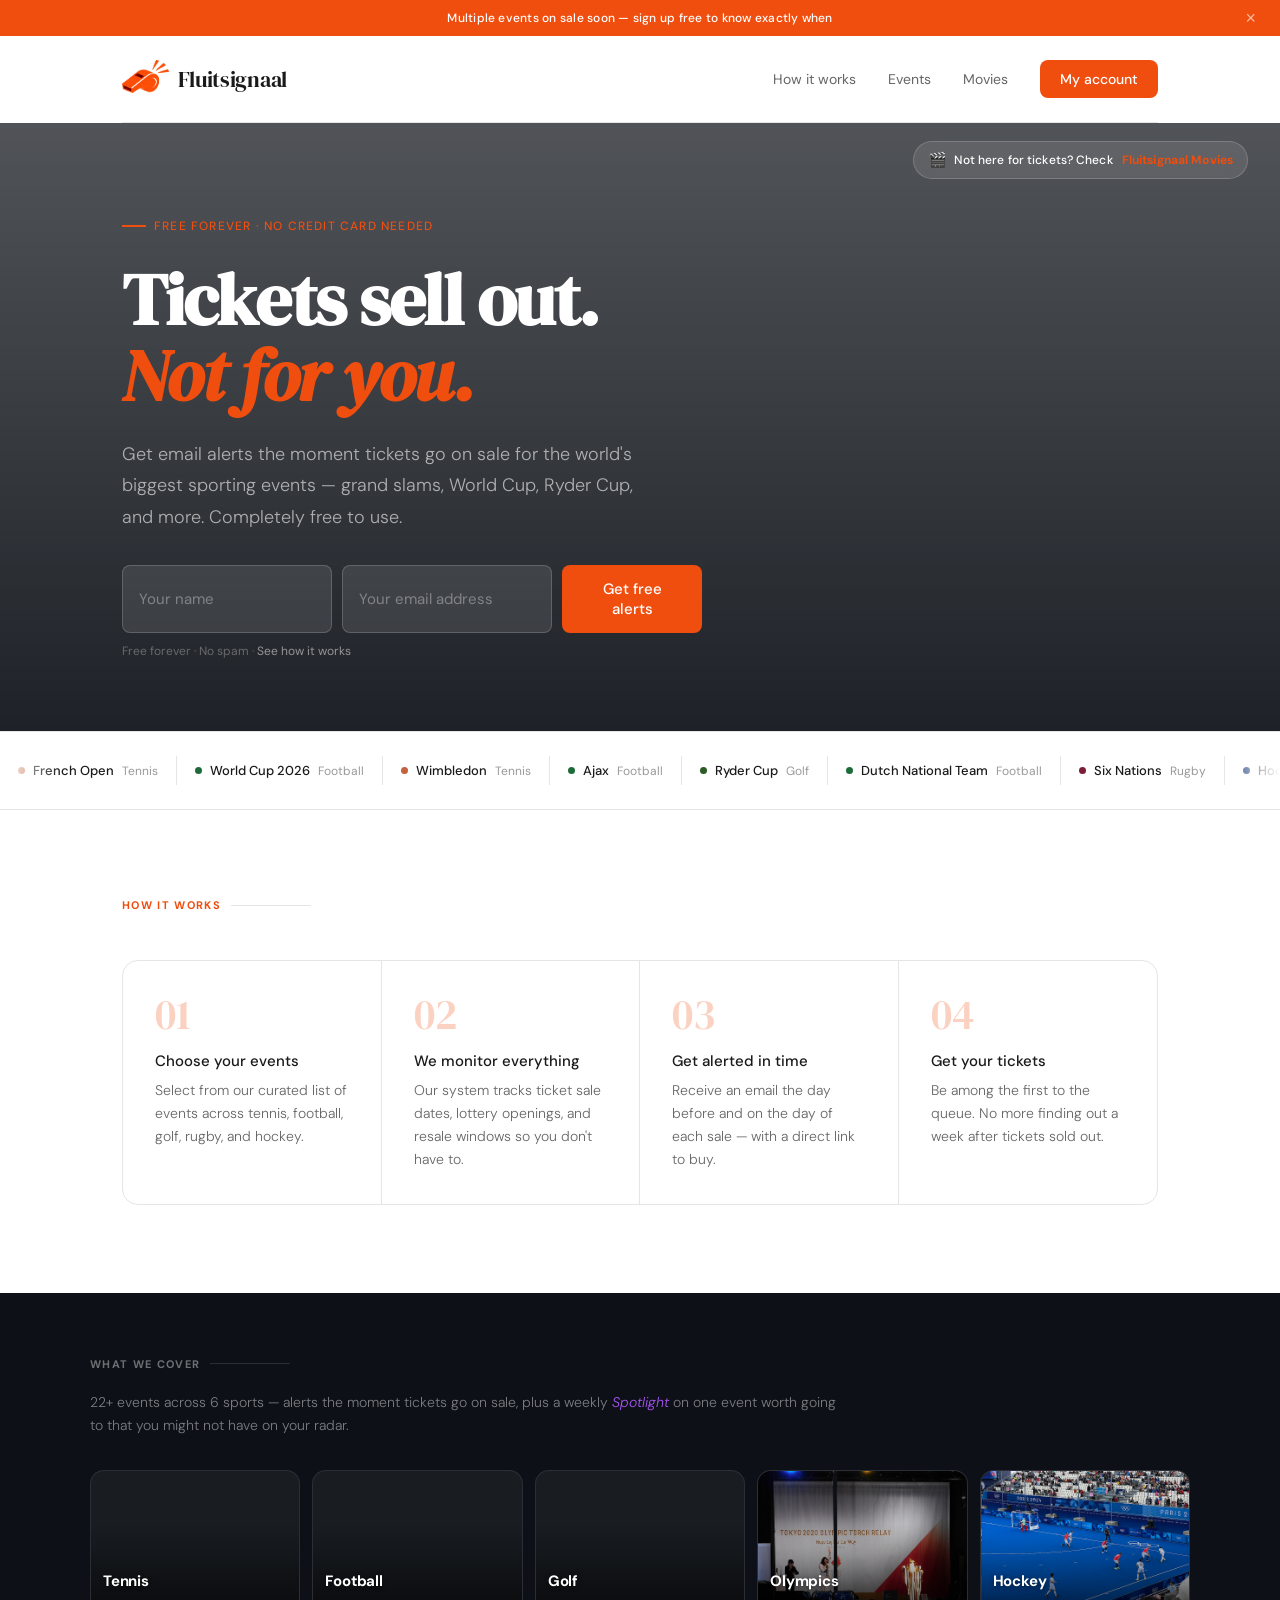
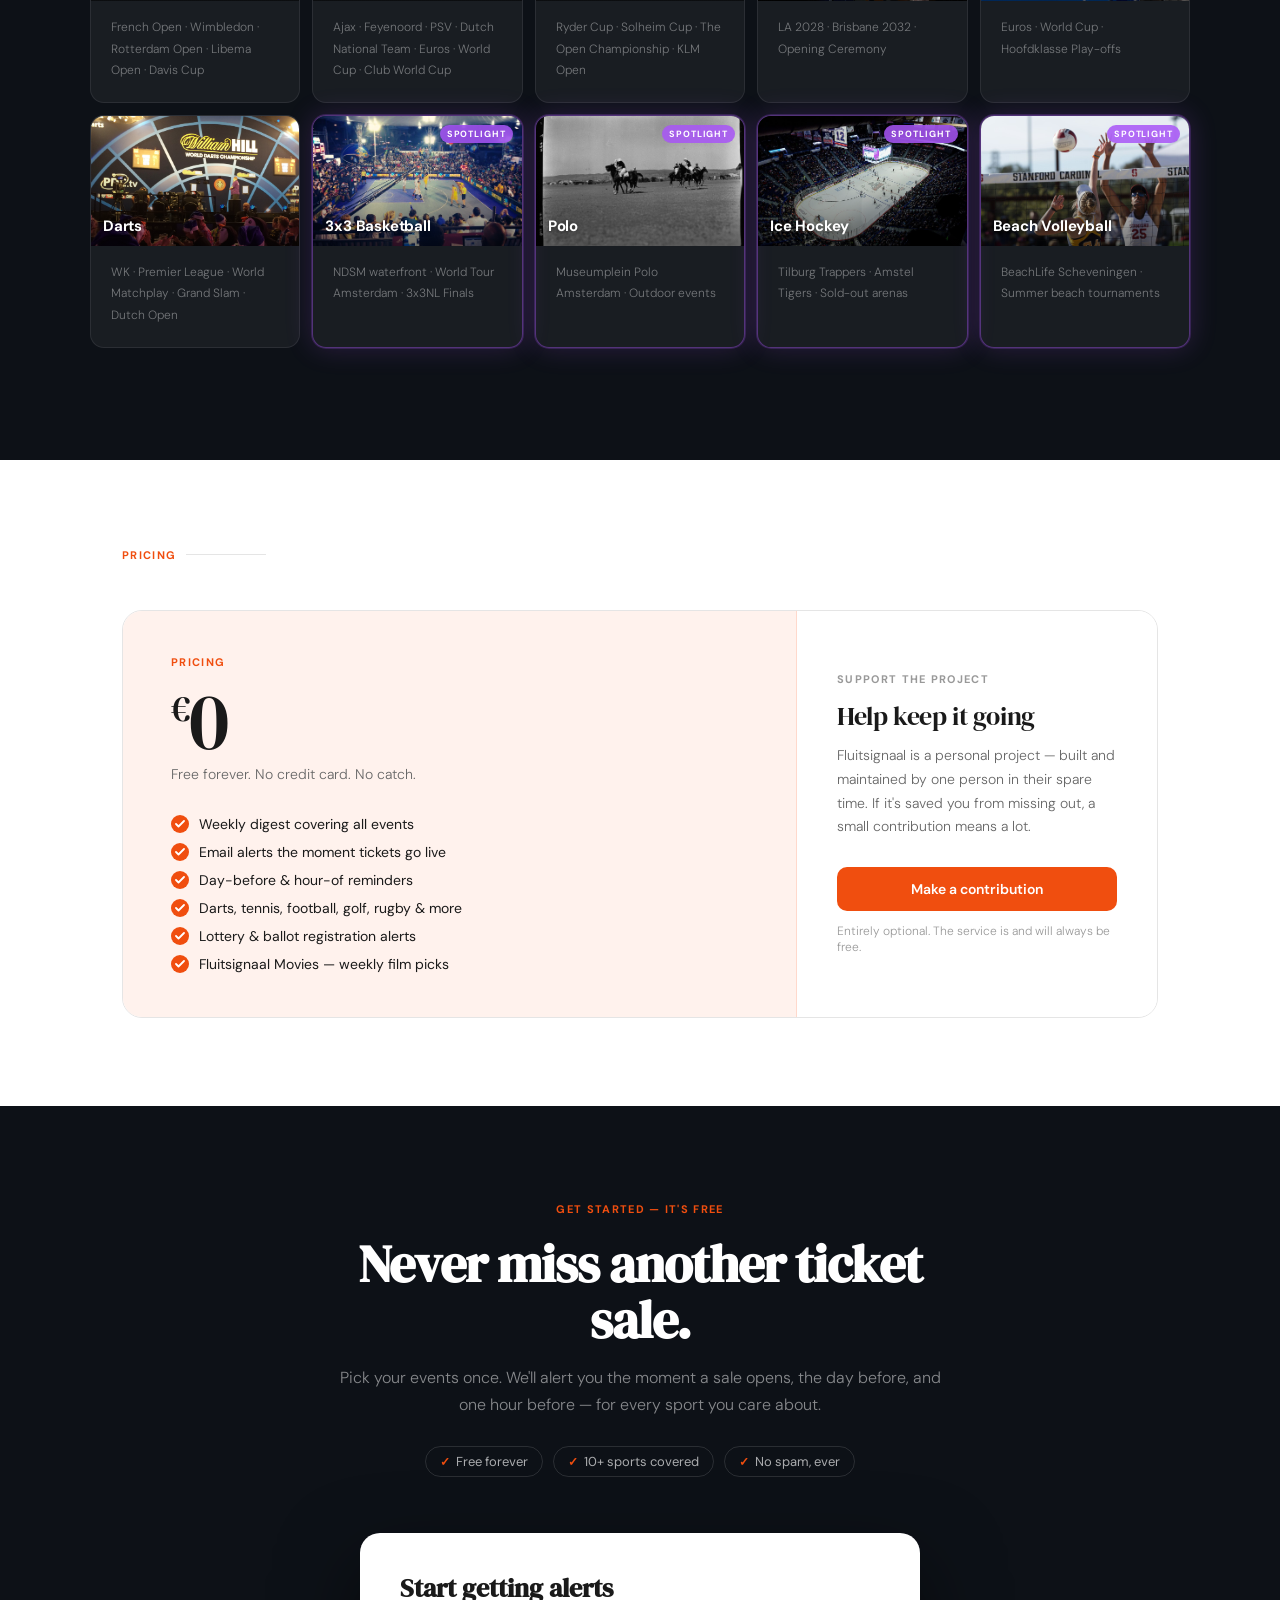
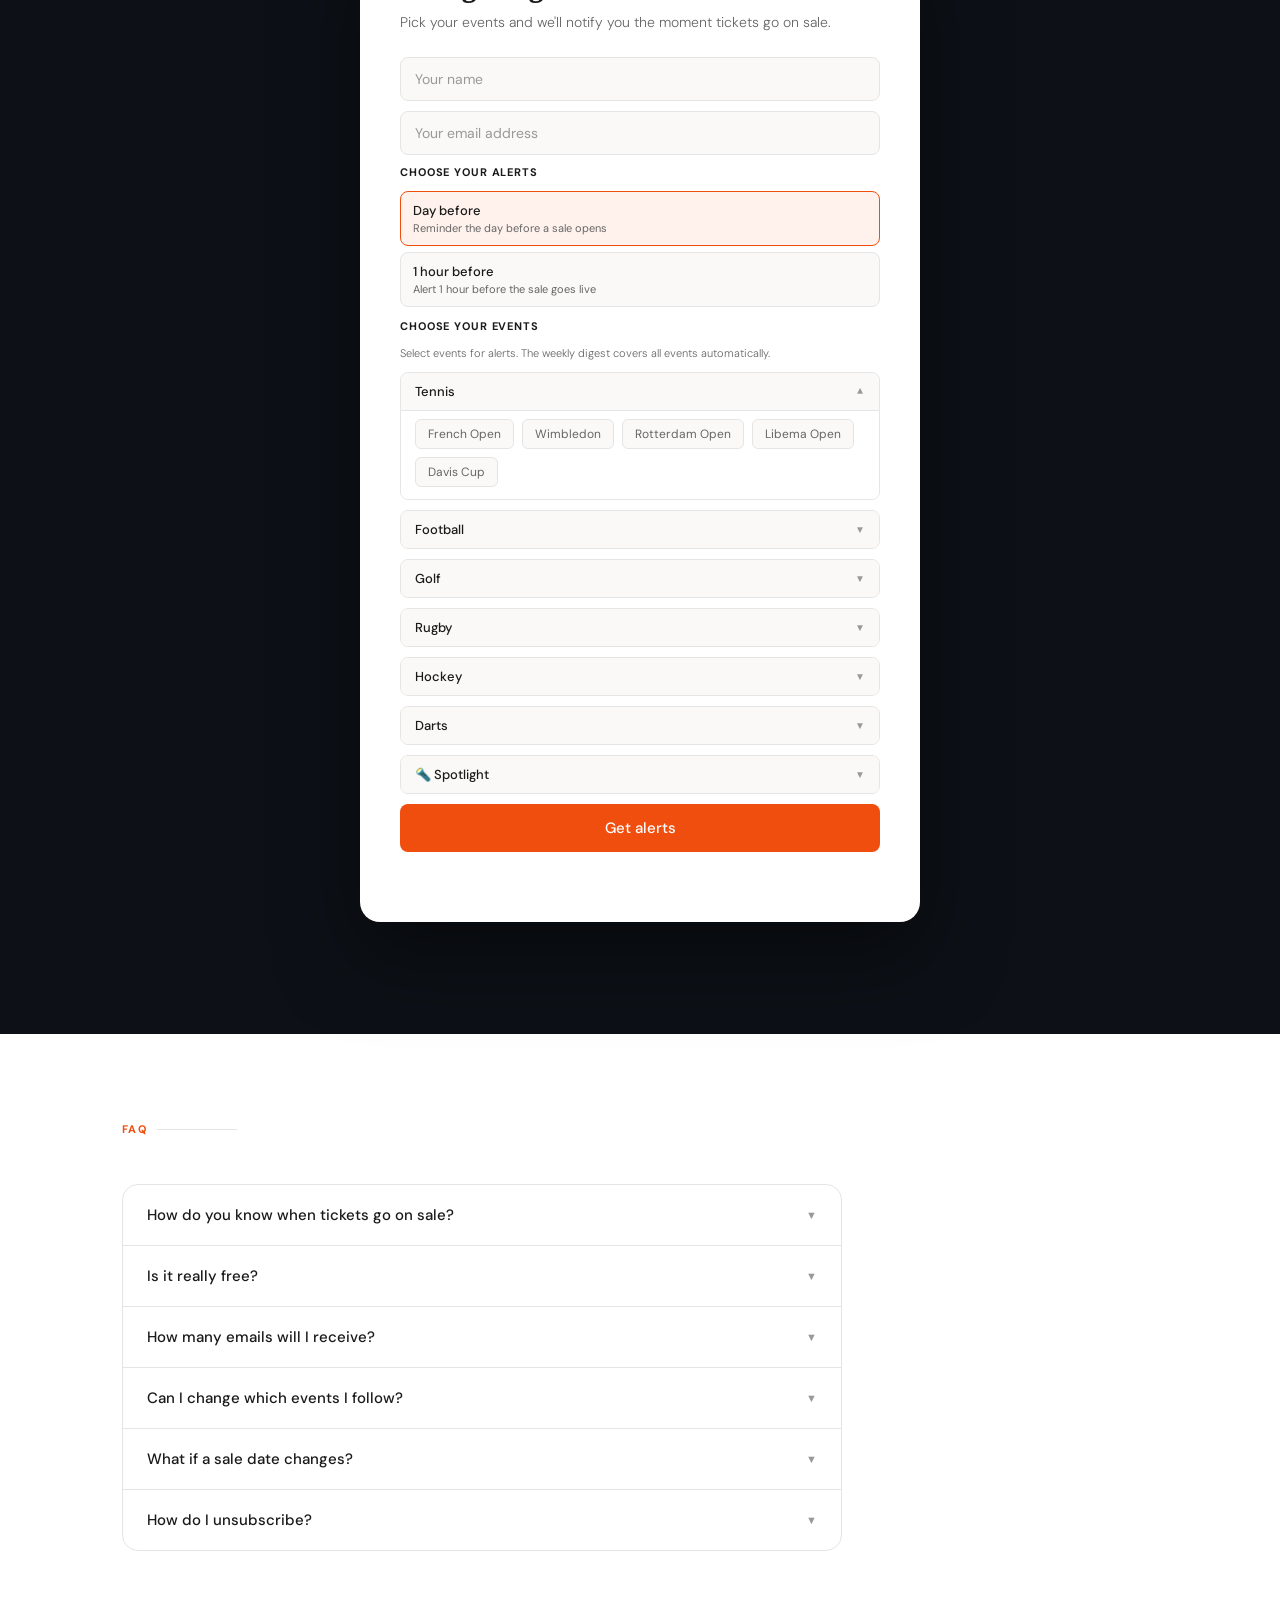
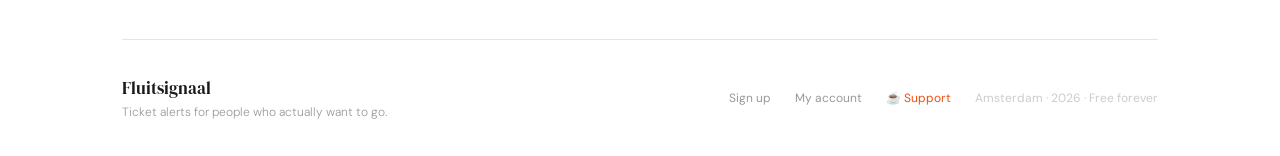
<file: index.html>
<!DOCTYPE html>
<html lang="en">
<head>
  <meta charset="UTF-8" />
  <meta name="viewport" content="width=device-width, initial-scale=1.0" />
  <title>Fluitsignaal</title>
  <link rel="icon" type="image/svg+xml" href="favicon.svg">
  <link rel="icon" type="image/png" href="logo.png">
  <link rel="preconnect" href="https://fonts.googleapis.com">
  <link href="https://fonts.googleapis.com/css2?family=DM+Serif+Display:ital@0;1&family=DM+Sans:wght@300;400;500&display=swap" rel="stylesheet">
  <style>
    :root {
      --orange: #f04e0f;
      --orange-light: #fff2ed;
      --orange-mid: #ffd9cc;
      --dark: #0d1117;
      --body: #1a1a1a;
      --muted: #666;
      --subtle: #999;
      --border: #e5e5e5;
      --bg: #faf9f7;
      --white: #ffffff;
      --tennis: #c2623f;
      --football: #1e6b3a;
      --golf: #2d5a27;
      --rugby: #7d1c35;
      --hockey: #1c3a7d;
      --darts: #5c1a1a;
      --green: #00a86b;
    }

    *, *::before, *::after { box-sizing: border-box; margin: 0; padding: 0; }
    body { font-family: 'DM Sans', sans-serif; color: var(--body); background: var(--white); }
    .site { max-width: 1100px; margin: 0 auto; padding: 0 2rem; }

    /* Urgency banner */
    .urgency-banner {
      background: var(--orange);
      color: #fff;
      font-size: 12px;
      font-weight: 500;
      letter-spacing: 0.02em;
      text-align: center;
      padding: 10px 2rem;
      position: relative;
      display: flex;
      align-items: center;
      justify-content: center;
    }
    .urgency-dismiss {
      position: absolute;
      right: 1.25rem;
      top: 50%;
      transform: translateY(-50%);
      background: none;
      border: none;
      color: rgba(255,255,255,0.6);
      font-size: 18px;
      cursor: pointer;
      padding: 4px;
      line-height: 1;
    }
    .urgency-dismiss:hover { color: #fff; }

    /* Nav */
    .nav { display: flex; justify-content: space-between; align-items: center; padding: 1.5rem 0; border-bottom: 1px solid var(--border); }
    .nav-logo { display: flex; align-items: center; gap: 9px; text-decoration: none; color: var(--body); }
    .nav-logo img { height: 34px; width: auto; display: block; object-fit: contain; margin-top: -5px; }
    .nav-logo-text { font-family: 'DM Serif Display', serif; font-size: 22px; letter-spacing: -0.3px; }
    .nav-links { display: flex; align-items: center; gap: 2rem; }
    .nav-link { font-size: 14px; color: var(--muted); text-decoration: none; transition: color 0.15s; }
    .nav-link:hover { color: var(--body); }
    .nav-cta { background: var(--orange); color: #fff; border: none; padding: 10px 20px; border-radius: 8px; font-family: 'DM Sans', sans-serif; font-size: 14px; font-weight: 500; cursor: pointer; text-decoration: none; transition: opacity 0.15s; }
    .nav-cta:hover { opacity: 0.88; }
    .nav-mobile-cta { display: none; }

    /* Account modal */
    .account-modal-overlay {
      display: none; position: fixed; inset: 0;
      background: rgba(0,0,0,0.4); z-index: 100;
      align-items: center; justify-content: center; padding: 1rem;
    }
    .account-modal-overlay.open { display: flex; }
    .account-modal {
      background: #fff; border-radius: 14px; border: 1px solid var(--border);
      padding: 2rem; width: 100%; max-width: 380px; position: relative;
      box-shadow: 0 20px 60px rgba(0,0,0,0.12);
    }
    .account-modal-title { font-family: 'DM Serif Display', serif; font-size: 22px; margin-bottom: 0.5rem; }
    .account-modal-sub { font-size: 14px; color: var(--muted); margin-bottom: 1.5rem; font-weight: 300; line-height: 1.5; }
    .account-modal input {
      width: 100%; padding: 12px 14px; border: 1px solid #ddd; border-radius: 8px;
      font-family: 'DM Sans', sans-serif; font-size: 14px; color: var(--body); outline: none;
      margin-bottom: 10px; transition: border-color 0.15s;
    }
    .account-modal input:focus { border-color: var(--orange); }
    .account-modal-close {
      position: absolute; top: 1rem; right: 1rem;
      background: none; border: none; font-size: 20px; color: #aaa; cursor: pointer;
    }
    .account-modal-close:hover { color: var(--body); }

    /* Hero */
    .hero-wrap {
      background: linear-gradient(to bottom, rgba(13,17,23,0.72) 0%, rgba(13,17,23,0.93) 100%),
                  url('https://upload.wikimedia.org/wikipedia/commons/8/8f/Incheon_Soccer_Stadium_2.JPG') center/cover no-repeat;
      padding: 5.5rem 0 4.5rem;
      margin-bottom: 0;
    }
    .hero { max-width: 760px; }
    .hero-eyebrow {
      display: inline-flex; align-items: center; gap: 8px;
      font-size: 12px; font-weight: 500; letter-spacing: 0.1em; text-transform: uppercase;
      color: var(--orange); margin-bottom: 1.75rem;
    }
    .hero-eyebrow::before { content: ''; display: inline-block; width: 24px; height: 2px; background: var(--orange); }
    .hero-title { font-family: 'DM Serif Display', serif; font-size: clamp(44px, 6vw, 72px); line-height: 1.06; letter-spacing: -1.5px; margin-bottom: 1.5rem; color: #fff; }
    .hero-title em { font-style: italic; color: var(--orange); }
    .hero-sub { font-size: 18px; font-weight: 300; line-height: 1.75; color: rgba(255,255,255,0.6); max-width: 520px; margin-bottom: 2rem; }
    .hero-quick-signup { margin-top: 2rem; }
    .hero-form-row { display: flex; gap: 10px; max-width: 580px; }
    .hero-input { flex: 1; padding: 14px 16px; border-radius: 8px; border: 1px solid rgba(255,255,255,0.18); background: rgba(255,255,255,0.1); color: #fff; font-family: 'DM Sans', sans-serif; font-size: 15px; outline: none; transition: border-color 0.15s, background 0.15s; }
    .hero-input::placeholder { color: rgba(255,255,255,0.35); }
    .hero-input:focus { border-color: var(--orange); background: rgba(255,255,255,0.15); }
    .hero-form-note { margin-top: 10px; font-size: 12px; color: rgba(255,255,255,0.3); }
    .hero-form-note a { color: rgba(255,255,255,0.5); text-decoration: none; }
    .hero-form-note a:hover { color: rgba(255,255,255,0.8); }
    .hero-actions { display: flex; gap: 12px; flex-wrap: wrap; align-items: center; }
    .btn-primary { background: var(--orange); color: #fff; border: none; padding: 14px 28px; border-radius: 8px; font-family: 'DM Sans', sans-serif; font-size: 15px; font-weight: 500; cursor: pointer; transition: opacity 0.15s; }
    .btn-primary:hover { opacity: 0.88; }
    .btn-secondary { background: transparent; color: rgba(255,255,255,0.7); border: 1px solid rgba(255,255,255,0.2); padding: 14px 28px; border-radius: 8px; font-family: 'DM Sans', sans-serif; font-size: 15px; font-weight: 400; cursor: pointer; transition: all 0.15s; }
    .btn-secondary:hover { border-color: rgba(255,255,255,0.5); color: #fff; }

    /* Events strip */
    .divider { height: 1px; background: var(--border); }
    .events-strip { padding: 1.5rem 0; overflow: hidden; position: relative; }
    .events-strip::before, .events-strip::after { content: ''; position: absolute; top: 0; bottom: 0; width: 60px; z-index: 2; pointer-events: none; }
    .events-strip::before { left: 0; background: linear-gradient(to right, #fff, transparent); }
    .events-strip::after { right: 0; background: linear-gradient(to left, #fff, transparent); }
    .events-track { display: flex; gap: 0; animation: marquee 28s linear infinite; width: max-content; align-items: center; }
    .events-strip:hover .events-track { animation-play-state: paused; }
    @keyframes marquee { 0% { transform: translateX(0); } 100% { transform: translateX(-50%); } }
    .event-pill { white-space: nowrap; font-size: 13px; flex-shrink: 0; display: flex; align-items: center; gap: 8px; padding: 6px 18px; border-right: 1px solid var(--border); }
    .event-pill-dot { width: 7px; height: 7px; border-radius: 50%; flex-shrink: 0; }
    .event-pill-name { color: var(--body); font-weight: 500; }
    .event-pill-sport { color: var(--subtle); font-size: 12px; }
    .dot-tennis { background: var(--tennis); }
    .dot-football { background: var(--football); }
    .dot-golf { background: var(--golf); }
    .dot-rugby { background: var(--rugby); }
    .dot-hockey { background: var(--hockey); }
    .dot-darts { background: var(--darts); }

    /* How */
    .how { padding: 5.5rem 0; }
    .section-label { font-size: 11px; font-weight: 700; letter-spacing: 0.12em; text-transform: uppercase; color: var(--orange); margin-bottom: 3rem; display: flex; align-items: center; gap: 10px; }
    .section-label::after { content: ''; flex: 1; height: 1px; background: var(--border); max-width: 80px; }
    .steps { display: grid; grid-template-columns: repeat(auto-fit, minmax(220px, 1fr)); border: 1px solid var(--border); border-radius: 16px; overflow: hidden; }
    .step { padding: 2rem; border-right: 1px solid var(--border); position: relative; }
    .step:last-child { border-right: none; }
    .step-num { font-family: 'DM Serif Display', serif; font-size: 42px; color: var(--orange); opacity: 0.25; margin-bottom: 1rem; line-height: 1; }
    .step-title { font-size: 15px; font-weight: 500; margin-bottom: 0.5rem; }
    .step-body { font-size: 14px; color: var(--muted); line-height: 1.65; font-weight: 300; }

    /* Sports + Spotlight (combined dark section) */
    .sports { background: var(--dark); padding: 4rem 2rem; margin: 0 -2rem; }
    .sports-inner { max-width: 1100px; margin: 0 auto; }
    .sports .section-label { color: rgba(255,255,255,0.4); margin-bottom: 1.25rem; }
    .sports .section-label::after { background: rgba(255,255,255,0.12); }
    .sports-section-intro { max-width: 760px; margin-bottom: 2rem; display: flex; align-items: baseline; gap: 2rem; flex-wrap: wrap; }
    .sports-intro-title { font-family: 'DM Serif Display', serif; font-size: clamp(20px, 2.2vw, 26px); color: #fff; line-height: 1.2; letter-spacing: -0.3px; margin: 0; flex-shrink: 0; max-width: 340px; }
    .sports-intro-body { font-size: 14px; color: rgba(255,255,255,0.45); line-height: 1.7; font-weight: 300; margin: 0; }
    .spotlight-inline { color: #a855f7; font-style: italic; }
    .sports-grid { display: grid; grid-template-columns: repeat(auto-fit, minmax(180px, 1fr)); gap: 12px; margin-bottom: 3rem; }
    .sport-card.spotlight-card { border-color: rgba(168,85,247,0.4); box-shadow: 0 0 0 1px rgba(168,85,247,0.2), 0 0 28px rgba(168,85,247,0.2); }
    .sport-card.spotlight-card:hover { box-shadow: 0 0 0 1px rgba(168,85,247,0.5), 0 0 40px rgba(168,85,247,0.35), 0 8px 32px rgba(0,0,0,0.4); }
    .spotlight-card-badge { position: absolute; top: 9px; right: 9px; z-index: 2; background: rgba(168,85,247,0.85); backdrop-filter: blur(6px); color: #fff; font-size: 9px; font-weight: 700; letter-spacing: 0.1em; text-transform: uppercase; padding: 3px 7px; border-radius: 999px; }
    .sport-card { border: 1px solid rgba(255,255,255,0.08); border-radius: 14px; overflow: hidden; background: rgba(255,255,255,0.05); transition: transform 0.15s, box-shadow 0.15s; }
    .sport-card:hover { transform: translateY(-2px); box-shadow: 0 8px 32px rgba(0,0,0,0.4); }
    .sport-img { height: 130px; background-size: cover; background-position: center; position: relative; }
    .sport-img::after { content: ''; position: absolute; inset: 0; background: linear-gradient(to bottom, transparent 40%, rgba(0,0,0,0.55) 100%); }
    .sport-img-label { position: absolute; bottom: 10px; left: 12px; font-size: 15px; font-weight: 700; color: #fff; z-index: 1; letter-spacing: -0.2px; text-shadow: 0 1px 4px rgba(0,0,0,0.5); }
    .sport-card-body { padding: 1rem 1.25rem 1.25rem; }
    .sport-name { font-size: 14px; font-weight: 600; margin-bottom: 8px; display: none; }
    .sport-events { font-size: 12px; color: rgba(255,255,255,0.4); line-height: 1.8; font-weight: 300; }
    .spotlight-teaser-inner { max-width: 680px; }
    .spotlight-teaser-img {
      width: 160px; height: 160px; border-radius: 50%;
      background-size: cover; background-position: center;
      float: right; margin: 0.25rem 0 1.25rem 2rem; flex-shrink: 0;
      box-shadow: 0 0 0 3px rgba(168,85,247,0.35), 0 0 40px rgba(168,85,247,0.5), 0 0 90px rgba(168,85,247,0.2);
    }
    .spotlight-teaser-label { font-size: 11px; font-weight: 700; letter-spacing: 0.12em; text-transform: uppercase; color: #a855f7; margin-bottom: 0.75rem; display: block; }
    .spotlight-teaser-title { font-family: 'DM Serif Display', serif; font-size: clamp(20px, 2.4vw, 28px); color: #fff; line-height: 1.2; letter-spacing: -0.3px; margin-bottom: 0.85rem; }
    .spotlight-teaser-body { font-size: 14px; color: rgba(255,255,255,0.5); line-height: 1.7; font-weight: 300; margin-bottom: 1.5rem; }
    @media (max-width: 767px) { .spotlight-teaser-img { float: none; display: block; margin: 0 auto 2rem; width: 160px; height: 160px; } }

    /* FAQ */
    .faq { padding: 5.5rem 0; }
    .faq-list { margin-top: 3rem; max-width: 720px; border: 1px solid var(--border); border-radius: 16px; overflow: hidden; }
    .faq-item { border-bottom: 1px solid var(--border); }
    .faq-item:last-child { border-bottom: none; }
    .faq-q { width: 100%; text-align: left; background: none; border: none; padding: 1.25rem 1.5rem; font-family: 'DM Sans', sans-serif; font-size: 15px; font-weight: 500; color: var(--body); cursor: pointer; display: flex; justify-content: space-between; align-items: center; gap: 1rem; }
    .faq-q:hover { background: var(--bg); }
    .faq-chevron { font-size: 11px; color: var(--subtle); transition: transform 0.2s; flex-shrink: 0; }
    .faq-item.open .faq-chevron { transform: rotate(180deg); }
    .faq-a { display: none; padding: 0 1.5rem 1.25rem; font-size: 14px; color: var(--muted); line-height: 1.75; font-weight: 300; }
    .faq-item.open .faq-a { display: block; }

    /* Pricing */
    .pricing { padding: 5.5rem 0; }
    .free-banner {
      margin-top: 3rem;
      display: grid;
      grid-template-columns: 1fr 360px;
      gap: 0;
      border-radius: 20px;
      overflow: hidden;
      border: 1px solid var(--border);
    }
    .free-banner-left {
      background: var(--orange-light);
      padding: 2.75rem 3rem;
      border-right: 1px solid var(--orange-mid);
    }
    .free-banner-eyebrow { font-size: 11px; font-weight: 700; letter-spacing: 0.12em; text-transform: uppercase; color: var(--orange); margin-bottom: 1rem; }
    .free-banner-price { font-family: 'DM Serif Display', serif; font-size: 80px; line-height: 0.9; color: var(--body); letter-spacing: -3px; margin-bottom: 0.5rem; }
    .free-banner-price span { font-size: 36px; letter-spacing: -1px; vertical-align: super; }
    .free-banner-label { font-size: 14px; color: var(--muted); margin-bottom: 2rem; font-weight: 300; }
    .free-features { list-style: none; display: flex; flex-direction: column; gap: 10px; }
    .free-features li { font-size: 14px; color: var(--body); display: flex; gap: 10px; font-weight: 400; align-items: center; }
    .free-features li::before { content: ''; width: 18px; height: 18px; border-radius: 50%; background: var(--orange); flex-shrink: 0; background-image: url("data:image/svg+xml,%3Csvg xmlns='http://www.w3.org/2000/svg' width='10' height='8' viewBox='0 0 10 8'%3E%3Cpath d='M1 4l2.5 2.5L9 1' stroke='white' stroke-width='1.8' stroke-linecap='round' stroke-linejoin='round' fill='none'/%3E%3C/svg%3E"); background-repeat: no-repeat; background-position: center; }
    .donate-card {
      background: var(--white);
      padding: 2.75rem 2.5rem;
      display: flex;
      flex-direction: column;
      justify-content: center;
      gap: 0;
    }
    .donate-card-label { font-size: 11px; font-weight: 700; letter-spacing: 0.12em; text-transform: uppercase; color: var(--subtle); margin-bottom: 1rem; }
    .donate-card-title { font-family: 'DM Serif Display', serif; font-size: 26px; line-height: 1.15; letter-spacing: -0.4px; margin-bottom: 0.75rem; }
    .donate-card-body { font-size: 14px; color: var(--muted); line-height: 1.7; font-weight: 300; margin-bottom: 1.75rem; }
    .btn-donate { display: inline-flex; align-items: center; justify-content: center; gap: 8px; background: var(--orange); color: #fff; border: none; padding: 13px 24px; border-radius: 10px; font-family: 'DM Sans', sans-serif; font-size: 14px; font-weight: 600; cursor: pointer; text-decoration: none; transition: opacity 0.15s; }
    .btn-donate:hover { opacity: 0.88; }
    .donate-note { margin-top: 0.75rem; font-size: 12px; color: var(--subtle); font-weight: 300; }
    @media (max-width: 900px) { .free-banner { grid-template-columns: 1fr; } .free-banner-left { border-right: none; border-bottom: 1px solid var(--orange-mid); } }

    /* Signup */
    .signup { padding: 6rem 0 7rem; background: var(--dark); margin: 0 -2rem; padding-left: 2rem; padding-right: 2rem; }
    .signup-header { text-align: center; max-width: 620px; margin: 0 auto 3.5rem; }
    .signup-header-eyebrow { font-size: 11px; font-weight: 700; letter-spacing: 0.12em; text-transform: uppercase; color: var(--orange); margin-bottom: 1.25rem; }
    .signup-header-title { font-family: 'DM Serif Display', serif; font-size: clamp(34px, 4.5vw, 52px); color: #fff; line-height: 1.08; letter-spacing: -1px; margin-bottom: 1rem; }
    .signup-header-sub { font-size: 16px; color: rgba(255,255,255,0.5); font-weight: 300; line-height: 1.7; margin-bottom: 1.75rem; }
    .signup-chips { display: flex; gap: 10px; flex-wrap: wrap; justify-content: center; }
    .signup-chip { display: inline-flex; align-items: center; gap: 6px; padding: 6px 14px; border: 1px solid rgba(255,255,255,0.12); border-radius: 999px; font-size: 13px; color: rgba(255,255,255,0.65); font-weight: 400; }
    .signup-chip::before { content: '✓'; color: var(--orange); font-weight: 700; font-size: 12px; }
    .signup-inner { max-width: 560px; margin: 0 auto; }
    .signup-box { border-radius: 20px; padding: 2.5rem; background: #fff; box-shadow: 0 32px 80px rgba(0,0,0,0.5); }
    .signup-title { font-family: 'DM Serif Display', serif; font-size: 26px; margin-bottom: 0.4rem; line-height: 1.2; color: var(--body); }
    .signup-sub { font-size: 14px; color: var(--muted); margin-bottom: 1.5rem; font-weight: 300; line-height: 1.6; }
    .signup-form { display: flex; flex-direction: column; gap: 10px; }
    .signup-form input { padding: 12px 14px; border: 1px solid var(--border); border-radius: 8px; font-family: 'DM Sans', sans-serif; font-size: 14px; color: var(--body); background: var(--bg); width: 100%; outline: none; transition: border-color 0.15s; }
    .signup-form input:focus { border-color: var(--orange); background: #fff; }
    .signup-form input::placeholder { color: var(--subtle); }
    .reminders-section { display: flex; flex-direction: column; gap: 6px; }
    .reminders-label { font-size: 12px; font-weight: 600; color: var(--body); letter-spacing: 0.02em; text-transform: uppercase; font-size: 11px; }
    .reminder-options { display: flex; flex-direction: column; gap: 6px; }
    .reminder-opt { display: flex; align-items: flex-start; gap: 10px; cursor: pointer; }
    .reminder-opt input[type="checkbox"] { display: none; }
    .reminder-box { display: flex; flex-direction: column; padding: 10px 12px; border: 1px solid var(--border); border-radius: 8px; background: var(--bg); flex: 1; transition: all 0.15s; }
    .reminder-opt input:checked + .reminder-box { border-color: var(--orange); background: var(--orange-light); }
    .reminder-label { font-size: 13px; font-weight: 500; color: var(--body); }
    .reminder-desc { font-size: 11px; color: var(--muted); margin-top: 2px; }
    .plan-toggle { display: flex; gap: 8px; }
    .plan-btn { flex: 1; padding: 10px; border: 1px solid var(--border); border-radius: 8px; background: var(--bg); font-family: 'DM Sans', sans-serif; font-size: 13px; cursor: pointer; text-align: center; transition: all 0.15s; color: var(--muted); }
    .plan-btn.active { border-color: var(--orange); background: var(--orange); color: #fff; }
    .events-section { display: none; flex-direction: column; gap: 10px; padding-top: 2px; }
    .events-section.visible { display: flex; }
    .sport-group { border: 1px solid var(--border); border-radius: 8px; overflow: hidden; }
    .sport-header { display: flex; justify-content: space-between; align-items: center; padding: 10px 14px; cursor: pointer; font-size: 13px; font-weight: 500; background: var(--bg); user-select: none; color: var(--body); }
    .sport-header .chevron { font-size: 10px; color: var(--subtle); transition: transform 0.2s; }
    .sport-header.open .chevron { transform: rotate(180deg); }
    .sport-events-list { display: none; padding: 8px 14px 12px; display: flex; flex-wrap: wrap; gap: 8px; background: #fff; border-top: 1px solid var(--border); }
    .event-toggle { display: flex; align-items: center; gap: 6px; padding: 6px 12px; border: 1px solid var(--border); border-radius: 6px; cursor: pointer; font-size: 12px; color: var(--muted); background: var(--bg); transition: all 0.15s; user-select: none; }
    .event-toggle:hover { border-color: #bbb; color: var(--body); }
    .event-toggle.selected { border-color: var(--orange); background: var(--orange); color: #fff; }
    .event-toggle.disabled { opacity: 0.35; cursor: not-allowed; }
    .event-counter { font-size: 12px; color: var(--muted); text-align: right; }
    .event-counter span { color: var(--orange); font-weight: 600; }
    .signup-note { font-size: 12px; color: rgba(255,255,255,0.3); margin-top: 4px; }
    .success-msg { display: none; background: rgba(0,168,107,0.15); border: 1px solid rgba(0,168,107,0.4); border-radius: 8px; padding: 1rem; font-size: 14px; color: #4ade80; }
    .error-msg { display: none; background: rgba(240,78,15,0.15); border: 1px solid rgba(240,78,15,0.4); border-radius: 8px; padding: 1rem; font-size: 14px; color: #fca5a5; }

    /* Footer */
    .footer { border-top: 1px solid var(--border); padding: 2.25rem 0; display: flex; justify-content: space-between; align-items: center; flex-wrap: wrap; gap: 1rem; }
    .footer-left { display: flex; flex-direction: column; gap: 4px; }
    .footer-logo { font-family: 'DM Serif Display', serif; font-size: 17px; }
    .footer-tagline { font-size: 12px; color: var(--subtle); font-weight: 300; }
    .footer-links { display: flex; gap: 1.5rem; align-items: center; }
    .footer-link { font-size: 12px; color: var(--subtle); text-decoration: none; background: none; border: none; cursor: pointer; font-family: inherit; transition: color 0.15s; }
    .footer-link:hover { color: var(--body); }
    .footer-note { font-size: 12px; color: #ccc; }

    /* Mobile */
    @media (max-width: 767px) {
      .site { padding: 0 1.25rem; }
      .nav { padding: 1.25rem 0; }
      .nav-links { display: none; }
      .nav-mobile-cta { display: block; background: var(--orange); color: #fff; border: none; padding: 9px 18px; border-radius: 8px; font-family: 'DM Sans', sans-serif; font-size: 14px; font-weight: 500; cursor: pointer; }
      .hero-wrap { padding: 3.5rem 0 3rem; }
      .hero-sub { font-size: 16px; }
      .hero-form-row { flex-direction: column; max-width: 100%; }
      .hero-input { width: 100%; }
      .hero-actions { flex-direction: column; align-items: stretch; }
      .btn-primary, .btn-secondary { text-align: center; width: 100%; }
      .events-strip { padding: 1rem 0; }
      .steps { grid-template-columns: 1fr 1fr; }
      .step { border-right: 1px solid var(--border); border-bottom: 1px solid var(--border); }
      .step:nth-child(2n) { border-right: none; }
      .step:nth-last-child(-n+2) { border-bottom: none; }
      .sports-grid { grid-template-columns: repeat(2, 1fr); }
      .plans { grid-template-columns: 1fr; }
      .signup-inner { grid-template-columns: 1fr; gap: 2.5rem; }
      .signup-aside { order: -1; }
      .signup-box { padding: 1.75rem 1.25rem; }
      .signup-title { font-size: 26px; }
      .plan-toggle { flex-direction: column; }
      .footer { flex-direction: column; align-items: flex-start; }
    }
    @media (max-width: 400px) {
      .steps { grid-template-columns: 1fr; }
      .step { border-right: none; border-bottom: 1px solid var(--border); }
      .step:last-child { border-bottom: none; }
      .sports-grid { grid-template-columns: 1fr; }
    }
  </style>
</head>
<body>

<!-- Urgency banner -->
<div class="urgency-banner" id="urgency-banner">
  Multiple events on sale soon — sign up free to know exactly when
  <button class="urgency-dismiss" onclick="document.getElementById('urgency-banner').style.display='none'" aria-label="Dismiss">×</button>
</div>

<div class="site">
  <nav class="nav">
    <a class="nav-logo" href="#">
      <img src="logo.png" alt="Fluitsignaal" />
      <span class="nav-logo-text">Fluitsignaal</span>
    </a>
    <div class="nav-links">
      <a href="#how" class="nav-link">How it works</a>
      <a href="#sports" class="nav-link">Events</a>
      <a href="movies.html" class="nav-link">Movies</a>
      <button class="nav-cta" onclick="openAccountModal()">My account</button>
    </div>
    <button class="nav-mobile-cta" onclick="document.getElementById('signup-form').scrollIntoView({behavior:'smooth'})">Get alerts</button>
  </nav>
</div>

<div class="hero-wrap" style="position:relative;">
  <a href="movies.html" style="position:absolute;top:18px;right:2rem;z-index:2;display:inline-flex;align-items:center;gap:7px;background:rgba(255,255,255,0.1);backdrop-filter:blur(8px);border:1px solid rgba(255,255,255,0.18);color:#fff;text-decoration:none;padding:8px 14px;border-radius:999px;font-size:12px;font-weight:500;letter-spacing:0.01em;transition:background 0.2s;" onmouseover="this.style.background='rgba(240,78,15,0.75)'" onmouseout="this.style.background='rgba(255,255,255,0.1)'">
    <span style="font-size:15px;">🎬</span> Not here for tickets? Check <strong style="color:#f04e0f;margin-left:2px;">Fluitsignaal Movies</strong>
  </a>
  <div class="site">
    <section class="hero">
      <p class="hero-eyebrow">Free forever · No credit card needed</p>
      <h1 class="hero-title">Tickets sell out.<br><em>Not for you.</em></h1>
      <p class="hero-sub">Get email alerts the moment tickets go on sale for the world's biggest sporting events — grand slams, World Cup, Ryder Cup, and more. Completely free to use.</p>
      <div class="hero-quick-signup">
        <div class="hero-form-row">
          <input type="text" id="hero-name" class="hero-input" placeholder="Your name" autocomplete="given-name" />
          <input type="email" id="hero-email" class="hero-input" placeholder="Your email address" autocomplete="email" />
          <button class="btn-primary" onclick="heroSignup()">Get free alerts</button>
        </div>
        <p class="hero-form-note">Free forever · No spam · <a href="#" onclick="document.getElementById('how').scrollIntoView({behavior:'smooth'});return false;">See how it works</a></p>
      </div>
    </section>
  </div>
</div>

<div class="divider"></div>
<div class="events-strip">
  <div class="events-track">
    <div class="event-pill"><span class="event-pill-dot dot-tennis"></span><span class="event-pill-name">French Open</span><span class="event-pill-sport">Tennis</span></div>
    <div class="event-pill"><span class="event-pill-dot dot-football"></span><span class="event-pill-name">World Cup 2026</span><span class="event-pill-sport">Football</span></div>
    <div class="event-pill"><span class="event-pill-dot dot-tennis"></span><span class="event-pill-name">Wimbledon</span><span class="event-pill-sport">Tennis</span></div>
    <div class="event-pill"><span class="event-pill-dot dot-football"></span><span class="event-pill-name">Ajax</span><span class="event-pill-sport">Football</span></div>
    <div class="event-pill"><span class="event-pill-dot dot-golf"></span><span class="event-pill-name">Ryder Cup</span><span class="event-pill-sport">Golf</span></div>
    <div class="event-pill"><span class="event-pill-dot dot-football"></span><span class="event-pill-name">Dutch National Team</span><span class="event-pill-sport">Football</span></div>
    <div class="event-pill"><span class="event-pill-dot dot-rugby"></span><span class="event-pill-name">Six Nations</span><span class="event-pill-sport">Rugby</span></div>
    <div class="event-pill"><span class="event-pill-dot dot-hockey"></span><span class="event-pill-name">Hockey World Cup</span><span class="event-pill-sport">Hockey</span></div>
    <div class="event-pill"><span class="event-pill-dot dot-golf"></span><span class="event-pill-name">KLM Open</span><span class="event-pill-sport">Golf</span></div>
    <div class="event-pill"><span class="event-pill-dot dot-tennis"></span><span class="event-pill-name">Rotterdam Open</span><span class="event-pill-sport">Tennis</span></div>
    <div class="event-pill"><span class="event-pill-dot dot-darts"></span><span class="event-pill-name">Darts World Championship</span><span class="event-pill-sport">Darts</span></div>
    <div class="event-pill"><span class="event-pill-dot dot-darts"></span><span class="event-pill-name">Premier League Darts</span><span class="event-pill-sport">Darts</span></div>
    <div class="event-pill"><span class="event-pill-dot dot-darts"></span><span class="event-pill-name">Dutch Open</span><span class="event-pill-sport">Darts</span></div>
    <!-- duplicate for seamless loop -->
    <div class="event-pill"><span class="event-pill-dot dot-tennis"></span><span class="event-pill-name">French Open</span><span class="event-pill-sport">Tennis</span></div>
    <div class="event-pill"><span class="event-pill-dot dot-football"></span><span class="event-pill-name">World Cup 2026</span><span class="event-pill-sport">Football</span></div>
    <div class="event-pill"><span class="event-pill-dot dot-tennis"></span><span class="event-pill-name">Wimbledon</span><span class="event-pill-sport">Tennis</span></div>
    <div class="event-pill"><span class="event-pill-dot dot-football"></span><span class="event-pill-name">Ajax</span><span class="event-pill-sport">Football</span></div>
    <div class="event-pill"><span class="event-pill-dot dot-golf"></span><span class="event-pill-name">Ryder Cup</span><span class="event-pill-sport">Golf</span></div>
    <div class="event-pill"><span class="event-pill-dot dot-football"></span><span class="event-pill-name">Dutch National Team</span><span class="event-pill-sport">Football</span></div>
    <div class="event-pill"><span class="event-pill-dot dot-rugby"></span><span class="event-pill-name">Six Nations</span><span class="event-pill-sport">Rugby</span></div>
    <div class="event-pill"><span class="event-pill-dot dot-hockey"></span><span class="event-pill-name">Hockey World Cup</span><span class="event-pill-sport">Hockey</span></div>
    <div class="event-pill"><span class="event-pill-dot dot-golf"></span><span class="event-pill-name">KLM Open</span><span class="event-pill-sport">Golf</span></div>
    <div class="event-pill"><span class="event-pill-dot dot-tennis"></span><span class="event-pill-name">Rotterdam Open</span><span class="event-pill-sport">Tennis</span></div>
    <div class="event-pill"><span class="event-pill-dot dot-darts"></span><span class="event-pill-name">Darts World Championship</span><span class="event-pill-sport">Darts</span></div>
    <div class="event-pill"><span class="event-pill-dot dot-darts"></span><span class="event-pill-name">Premier League Darts</span><span class="event-pill-sport">Darts</span></div>
    <div class="event-pill"><span class="event-pill-dot dot-darts"></span><span class="event-pill-name">Dutch Open</span><span class="event-pill-sport">Darts</span></div>
  </div>
</div>
<div class="divider"></div>

<div class="site">
  <section class="how" id="how">
    <p class="section-label">How it works</p>
    <div class="steps">
      <div class="step"><div class="step-num">01</div><div class="step-title">Choose your events</div><div class="step-body">Select from our curated list of events across tennis, football, golf, rugby, and hockey.</div></div>
      <div class="step"><div class="step-num">02</div><div class="step-title">We monitor everything</div><div class="step-body">Our system tracks ticket sale dates, lottery openings, and resale windows so you don't have to.</div></div>
      <div class="step"><div class="step-num">03</div><div class="step-title">Get alerted in time</div><div class="step-body">Receive an email the day before and on the day of each sale — with a direct link to buy.</div></div>
      <div class="step"><div class="step-num">04</div><div class="step-title">Get your tickets</div><div class="step-body">Be among the first to the queue. No more finding out a week after tickets sold out.</div></div>
    </div>
  </section>
</div>

<section class="sports" id="sports">
  <div class="sports-inner">
    <p class="section-label">What we cover</p>
    <div class="sports-section-intro">
      <p class="sports-intro-body">22+ events across 6 sports — alerts the moment tickets go on sale, plus a weekly <span class="spotlight-inline">Spotlight</span> on one event worth going to that you might not have on your radar.</p>
    </div>
    <div class="sports-grid">
      <div class="sport-card tennis">
        <div class="sport-img" style="background-image:url('https://upload.wikimedia.org/wikipedia/commons/a/af/Wimbledon_court_No._1.JPG')">
          <div class="sport-img-label">Tennis</div>
        </div>
        <div class="sport-card-body"><div class="sport-events">French Open · Wimbledon · Rotterdam Open · Libema Open · Davis Cup</div></div>
      </div>
      <div class="sport-card football">
        <div class="sport-img" style="background-image:url('https://upload.wikimedia.org/wikipedia/commons/5/5a/Olympic_Stadium_Soccer.JPG')">
          <div class="sport-img-label">Football</div>
        </div>
        <div class="sport-card-body"><div class="sport-events">Ajax · Feyenoord · PSV · Dutch National Team · Euros · World Cup · Club World Cup</div></div>
      </div>
      <div class="sport-card golf">
        <div class="sport-img" style="background-image:url('https://images.unsplash.com/photo-1587174486073-ae5e5cff23aa?w=800&q=80')">
          <div class="sport-img-label">Golf</div>
        </div>
        <div class="sport-card-body"><div class="sport-events">Ryder Cup · Solheim Cup · The Open Championship · KLM Open</div></div>
      </div>
      <div class="sport-card" style="--sport-color:#c9a227;">
        <div class="sport-img" style="background-image:url('olympics.jpg')">
          <div class="sport-img-label">Olympics</div>
        </div>
        <div class="sport-card-body"><div class="sport-events">LA 2028 · Brisbane 2032 · Opening Ceremony</div></div>
      </div>
      <div class="sport-card hockey">
        <div class="sport-img" style="background-image:url('hockey.jpg')">
          <div class="sport-img-label">Hockey</div>
        </div>
        <div class="sport-card-body"><div class="sport-events">Euros · World Cup · Hoofdklasse Play-offs</div></div>
      </div>
      <div class="sport-card darts">
        <div class="sport-img" style="background-image:url('darts.jpg')">
          <div class="sport-img-label">Darts</div>
        </div>
        <div class="sport-card-body"><div class="sport-events">WK · Premier League · World Matchplay · Grand Slam · Dutch Open</div></div>
      </div>
      <div class="sport-card spotlight-card">
        <div class="sport-img" style="background-image:url('spotlight1.jpg')">
          <div class="spotlight-card-badge">Spotlight</div>
          <div class="sport-img-label">3x3 Basketball</div>
        </div>
        <div class="sport-card-body"><div class="sport-events">NDSM waterfront · World Tour Amsterdam · 3x3NL Finals</div></div>
      </div>
      <div class="sport-card spotlight-card">
        <div class="sport-img" style="background-image:url('spotlight2.jpg')">
          <div class="spotlight-card-badge">Spotlight</div>
          <div class="sport-img-label">Polo</div>
        </div>
        <div class="sport-card-body"><div class="sport-events">Museumplein Polo Amsterdam · Outdoor events</div></div>
      </div>
      <div class="sport-card spotlight-card">
        <div class="sport-img" style="background-image:url('spotlight3.jpg')">
          <div class="spotlight-card-badge">Spotlight</div>
          <div class="sport-img-label">Ice Hockey</div>
        </div>
        <div class="sport-card-body"><div class="sport-events">Tilburg Trappers · Amstel Tigers · Sold-out arenas</div></div>
      </div>
      <div class="sport-card spotlight-card">
        <div class="sport-img" style="background-image:url('spotlight4.jpg'); background-position: top center;">
          <div class="spotlight-card-badge">Spotlight</div>
          <div class="sport-img-label">Beach Volleyball</div>
        </div>
        <div class="sport-card-body"><div class="sport-events">BeachLife Scheveningen · Summer beach tournaments</div></div>
      </div>
    </div>
  </div>
</section>

<div class="site">
  <section class="pricing" id="pricing">
    <p class="section-label">Pricing</p>
    <div class="free-banner">
      <div class="free-banner-left">
        <div class="free-banner-eyebrow">Pricing</div>
        <div class="free-banner-price"><span>€</span>0</div>
        <div class="free-banner-label">Free forever. No credit card. No catch.</div>
        <ul class="free-features">
          <li>Weekly digest covering all events</li>
          <li>Email alerts the moment tickets go live</li>
          <li>Day-before &amp; hour-of reminders</li>
          <li>Darts, tennis, football, golf, rugby &amp; more</li>
          <li>Lottery &amp; ballot registration alerts</li>
          <li>Fluitsignaal Movies — weekly film picks</li>
        </ul>
      </div>
      <div class="donate-card">
        <div class="donate-card-label">Support the project</div>
        <div class="donate-card-title">Help keep it going</div>
        <div class="donate-card-body">Fluitsignaal is a personal project — built and maintained by one person in their spare time. If it's saved you from missing out, a small contribution means a lot.</div>
        <a class="btn-donate" href="https://ko-fi.com/fluitsignaal" target="_blank" rel="noreferrer">Make a contribution</a>
        <p class="donate-note">Entirely optional. The service is and will always be free.</p>
      </div>
    </div>
  </section>
</div>

<section class="signup" id="signup-form">
  <div class="signup-header">
    <p class="signup-header-eyebrow">Get started — it's free</p>
    <h2 class="signup-header-title">Never miss another ticket sale.</h2>
    <p class="signup-header-sub">Pick your events once. We'll alert you the moment a sale opens, the day before, and one hour before — for every sport you care about.</p>
    <div class="signup-chips">
      <span class="signup-chip">Free forever</span>
      <span class="signup-chip">10+ sports covered</span>
      <span class="signup-chip">No spam, ever</span>
    </div>
  </div>
  <div class="signup-inner">
    <div class="signup-box">
      <h2 class="signup-title">Start getting alerts</h2>
      <p class="signup-sub">Pick your events and we'll notify you the moment tickets go on sale.</p>
      <div class="signup-form">
        <input type="text" id="signup-name" placeholder="Your name" />
        <input type="email" id="signup-email" placeholder="Your email address" />
        <div class="reminders-section">
          <div style="font-size:11px;font-weight:700;color:var(--body);letter-spacing:0.08em;text-transform:uppercase;margin-bottom:6px;">Choose your alerts</div>
          <div class="reminder-options">
            <label class="reminder-opt">
              <input type="checkbox" id="reminder-day-before" checked />
              <span class="reminder-box">
                <span class="reminder-label">Day before</span>
                <span class="reminder-desc">Reminder the day before a sale opens</span>
              </span>
            </label>
            <label class="reminder-opt">
              <input type="checkbox" id="reminder-hour-before" />
              <span class="reminder-box">
                <span class="reminder-label">1 hour before</span>
                <span class="reminder-desc">Alert 1 hour before the sale goes live</span>
              </span>
            </label>
          </div>
        </div>
        <div class="events-section visible" id="events-section">
          <div style="font-size:11px;font-weight:700;color:var(--body);letter-spacing:0.08em;text-transform:uppercase;">Choose your events</div>
          <div style="font-size:11px;color:var(--muted);margin-top:3px;margin-bottom:2px;font-weight:300;">Select events for alerts. The weekly digest covers all events automatically.</div>
          <div class="sport-group">
            <div class="sport-header open" onclick="toggleSport(this)">Tennis <span class="chevron">▼</span></div>
            <div class="sport-events-list">
              <div class="event-toggle" data-id="french_open" onclick="toggleEvent(this)">French Open</div>
              <div class="event-toggle" data-id="wimbledon" onclick="toggleEvent(this)">Wimbledon</div>
              <div class="event-toggle" data-id="rotterdam_open" onclick="toggleEvent(this)">Rotterdam Open</div>
              <div class="event-toggle" data-id="libema_open" onclick="toggleEvent(this)">Libema Open</div>
              <div class="event-toggle" data-id="davis_cup" onclick="toggleEvent(this)">Davis Cup</div>
            </div>
          </div>
          <div class="sport-group">
            <div class="sport-header" onclick="toggleSport(this)">Football <span class="chevron">▼</span></div>
            <div class="sport-events-list" style="display:none;">
              <div class="event-toggle" data-id="ajax" onclick="toggleEvent(this)">Ajax</div>
              <div class="event-toggle" data-id="feyenoord" onclick="toggleEvent(this)">Feyenoord</div>
              <div class="event-toggle" data-id="psv" onclick="toggleEvent(this)">PSV</div>
              <div class="event-toggle" data-id="nederlands_elftal" onclick="toggleEvent(this)">Dutch National Team</div>
              <div class="event-toggle" data-id="world_cup" onclick="toggleEvent(this)">World Cup 2026</div>
              <div class="event-toggle" data-id="euro" onclick="toggleEvent(this)">Euros</div>
              <div class="event-toggle" data-id="club_world_cup" onclick="toggleEvent(this)">Club World Cup</div>
            </div>
          </div>
          <div class="sport-group">
            <div class="sport-header" onclick="toggleSport(this)">Golf <span class="chevron">▼</span></div>
            <div class="sport-events-list" style="display:none;">
              <div class="event-toggle" data-id="ryder_cup" onclick="toggleEvent(this)">Ryder Cup</div>
              <div class="event-toggle" data-id="solheim_cup" onclick="toggleEvent(this)">Solheim Cup</div>
              <div class="event-toggle" data-id="the_open" onclick="toggleEvent(this)">The Open Championship</div>
              <div class="event-toggle" data-id="klm_open" onclick="toggleEvent(this)">KLM Open</div>
            </div>
          </div>
          <div class="sport-group">
            <div class="sport-header" onclick="toggleSport(this)">Rugby <span class="chevron">▼</span></div>
            <div class="sport-events-list" style="display:none;">
              <div class="event-toggle" data-id="six_nations" onclick="toggleEvent(this)">Six Nations</div>
            </div>
          </div>
          <div class="sport-group">
            <div class="sport-header" onclick="toggleSport(this)">Hockey <span class="chevron">▼</span></div>
            <div class="sport-events-list" style="display:none;">
              <div class="event-toggle" data-id="hockey_ek" onclick="toggleEvent(this)">Hockey Euros</div>
              <div class="event-toggle" data-id="hockey_wk" onclick="toggleEvent(this)">Hockey World Cup</div>
              <div class="event-toggle" data-id="hockey_hoofdklasse" onclick="toggleEvent(this)">Hoofdklasse Play-offs</div>
            </div>
          </div>
          <div class="sport-group">
            <div class="sport-header" onclick="toggleSport(this)">Darts <span class="chevron">▼</span></div>
            <div class="sport-events-list" style="display:none;">
              <div class="event-toggle" data-id="pdc_world_championship" onclick="toggleEvent(this)">Darts World Championship</div>
              <div class="event-toggle" data-id="premier_league_darts_amsterdam" onclick="toggleEvent(this)">Premier League Darts Amsterdam</div>
              <div class="event-toggle" data-id="world_matchplay" onclick="toggleEvent(this)">World Matchplay</div>
              <div class="event-toggle" data-id="world_grand_prix" onclick="toggleEvent(this)">World Grand Prix</div>
              <div class="event-toggle" data-id="grand_slam_of_darts" onclick="toggleEvent(this)">Grand Slam of Darts</div>
              <div class="event-toggle" data-id="dutch_open_darts" onclick="toggleEvent(this)">Dutch Open</div>
            </div>
          </div>
          <div class="sport-group">
            <div class="sport-header" onclick="toggleSport(this)">🔦 Spotlight <span class="chevron">▼</span></div>
            <div class="sport-events-list" style="display:none;">
              <div class="event-toggle" data-id="urban_sports_week_amsterdam" onclick="toggleEvent(this)">Urban Sports Week Amsterdam</div>
              <div class="event-toggle" data-id="fiba_3x3" onclick="toggleEvent(this)">FIBA 3x3 World Tour Amsterdam</div>
              <div class="event-toggle" data-id="3x3nl_tour_finals" onclick="toggleEvent(this)">3x3NL Tour Finals Amsterdam</div>
              <div class="event-toggle" data-id="museumplein_polo" onclick="toggleEvent(this)">Museumplein Polo Amsterdam</div>
              <div class="event-toggle" data-id="premier_padel_rotterdam" onclick="toggleEvent(this)">Premier Padel Rotterdam</div>
              <div class="event-toggle" data-id="amstel_tigers" onclick="toggleEvent(this)">Amstel Tigers Ice Hockey</div>
              <div class="event-toggle" data-id="tilburg_trappers" onclick="toggleEvent(this)">Tilburg Trappers Ice Hockey</div>
              <div class="event-toggle" data-id="world_sprint_championships" onclick="toggleEvent(this)">World Sprint Speed Skating</div>
              <div class="event-toggle" data-id="jumping_amsterdam" onclick="toggleEvent(this)">Jumping Amsterdam</div>
              <div class="event-toggle" data-id="hollands_strongest_man" onclick="toggleEvent(this)">Holland's Strongest Man</div>
              <div class="event-toggle" data-id="beachlife_volleyball_scheveningen" onclick="toggleEvent(this)">Summer BeachLife Volleyball</div>
            </div>
          </div>
          <div class="event-counter" id="event-counter" style="display:none;"><span id="event-count">0</span><span id="event-counter-suffix"> events selected for alerts</span></div>
        </div>
        <button class="btn-primary" onclick="handleSignup()">Get alerts</button>
        <div class="success-msg" id="success-msg">You're in! Check your inbox — alerts will start arriving shortly.</div>
        <div class="error-msg" id="error-msg">Something went wrong. Please try again.</div>
        <p class="signup-note">No spam. Just ticket alerts that actually matter.</p>
      </div>
    </div>
  </div>
</section>


<div class="site">
  <section class="faq">
    <p class="section-label">FAQ</p>
    <div class="faq-list">
      <div class="faq-item">
        <button class="faq-q" onclick="toggleFaq(this)">How do you know when tickets go on sale? <span class="faq-chevron">▼</span></button>
        <div class="faq-a">We manually track sale dates for each event — monitoring official ticket pages, club announcements, and federation websites. When a date is confirmed we add it to our system, which then sends alerts at the right time.</div>
      </div>
      <div class="faq-item">
        <button class="faq-q" onclick="toggleFaq(this)">Is it really free? <span class="faq-chevron">▼</span></button>
        <div class="faq-a">Yes, completely. There is no paid plan, no trial, no credit card — everything is free. If you find it useful and want to support it, there's a donation link on the site, but that's entirely optional.</div>
      </div>
      <div class="faq-item">
        <button class="faq-q" onclick="toggleFaq(this)">How many emails will I receive? <span class="faq-chevron">▼</span></button>
        <div class="faq-a">One digest every Monday. Beyond that, only when something is about to happen for an event you've selected — a day before a sale opens, or an hour before. We don't send anything unless it's relevant.</div>
      </div>
      <div class="faq-item">
        <button class="faq-q" onclick="toggleFaq(this)">Can I change which events I follow? <span class="faq-chevron">▼</span></button>
        <div class="faq-a">Yes — log in at any time via the link in any email and update your preferences. Changes take effect immediately.</div>
      </div>
      <div class="faq-item">
        <button class="faq-q" onclick="toggleFaq(this)">What if a sale date changes? <span class="faq-chevron">▼</span></button>
        <div class="faq-a">We update our database when dates change and the next digest will reflect the new date. If the change is close to the original date we'll flag it explicitly.</div>
      </div>
      <div class="faq-item">
        <button class="faq-q" onclick="toggleFaq(this)">How do I unsubscribe? <span class="faq-chevron">▼</span></button>
        <div class="faq-a">Every email has a link to your preferences page where you can turn off all notifications or delete your account entirely. No hoops to jump through.</div>
      </div>
    </div>
  </section>
</div>

<div class="site">
  <footer class="footer">
    <div class="footer-left">
      <div class="footer-logo">Fluitsignaal</div>
      <div class="footer-tagline">Ticket alerts for people who actually want to go.</div>
    </div>
    <div class="footer-links">
      <a href="#signup-form" class="footer-link" onclick="document.getElementById('signup-form').scrollIntoView({behavior:'smooth'});return false;">Sign up</a>
      <button class="footer-link" onclick="openAccountModal()">My account</button>
      <a href="https://ko-fi.com/fluitsignaal" class="footer-link" target="_blank" rel="noreferrer" style="color:var(--orange);">☕ Support</a>
      <span class="footer-note">Amsterdam · 2026 · Free forever</span>
    </div>
  </footer>
</div>

<!-- Account modal -->
<div class="account-modal-overlay" id="account-modal-overlay" onclick="closeAccountModalOnOverlay(event)">
  <div class="account-modal">
    <button class="account-modal-close" onclick="closeAccountModal()">×</button>
    <div class="account-modal-title">My account</div>
    <p class="account-modal-sub">Enter your email address to access your alert preferences.</p>
    <input type="email" id="account-email-input" placeholder="your@email.com" onkeydown="if(event.key==='Enter')goToAccount()" />
    <button class="btn-primary" style="width:100%" onclick="goToAccount()">Go to my account</button>
  </div>
</div>

<script>

function heroSignup() {
  const name  = document.getElementById('hero-name').value.trim();
  const email = document.getElementById('hero-email').value.trim();
  if (name)  document.getElementById('signup-name').value  = name;
  if (email) document.getElementById('signup-email').value = email;
  document.getElementById('events-section').scrollIntoView({ behavior: 'smooth' });
}

const SCRIPT_URL = 'https://script.google.com/macros/s/AKfycbwP9GisrJfJO7_6IYiovEBBaAKNz9kUeVCPhgupX2QKAw7u7qqv5N5-zG1oYqaCD4zT/exec';
let currentPlan = 'free';
let selectedEvents = new Set();

function openAccountModal() {
  document.getElementById('account-modal-overlay').classList.add('open');
  setTimeout(() => document.getElementById('account-email-input').focus(), 50);
}
function closeAccountModal() {
  document.getElementById('account-modal-overlay').classList.remove('open');
}
function closeAccountModalOnOverlay(e) {
  if (e.target === document.getElementById('account-modal-overlay')) closeAccountModal();
}
function goToAccount() {
  const email = document.getElementById('account-email-input').value.trim();
  if (!email) { document.getElementById('account-email-input').focus(); return; }
  window.location.href = 'dashboard.html?email=' + encodeURIComponent(email);
}

function toggleFaq(btn) {
  const item = btn.closest('.faq-item');
  const isOpen = item.classList.contains('open');
  document.querySelectorAll('.faq-item.open').forEach(el => el.classList.remove('open'));
  if (!isOpen) item.classList.add('open');
}

function selectPlan(plan) {
  currentPlan = plan;
  document.getElementById('plan-free').classList.toggle('active', plan === 'free');
  document.getElementById('plan-pro').classList.toggle('active', plan === 'pro');
  document.getElementById('event-counter').style.display = 'block';
  updateToggles();
}
function toggleSport(header) {
  const list = header.nextElementSibling;
  const isOpen = header.classList.contains('open');
  header.classList.toggle('open', !isOpen);
  list.style.display = isOpen ? 'none' : 'flex';
}
function toggleEvent(el) {
  if (el.classList.contains('disabled')) return;
  const id = el.dataset.id;
  if (selectedEvents.has(id)) { selectedEvents.delete(id); el.classList.remove('selected'); }
  else { selectedEvents.add(id); el.classList.add('selected'); }
  updateToggles();
}
function updateToggles() {
  const count = selectedEvents.size;
  document.getElementById('event-count').textContent = count;
  document.querySelectorAll('.event-toggle').forEach(el => {
    el.classList.remove('disabled');
  });
}
async function handleSignup() {
  const name = document.getElementById('signup-name').value.trim();
  const email = document.getElementById('signup-email').value.trim();
  if (!name) { alert('Please fill in your name.'); return; }
  if (!email) { alert('Please fill in your email.'); return; }
  if (selectedEvents.size === 0) { alert('Please select at least one event.'); return; }
  const btn = event.target;
  btn.textContent = 'Sending…';
  btn.disabled = true;
  const reminders = ['day_before','hour_before'].filter(r => document.getElementById('reminder-'+r.replace('_','-')).checked).join('|');
  try {
    await fetch(SCRIPT_URL, { method: 'POST', body: JSON.stringify({ name, email, plan: currentPlan, events: [...selectedEvents].join('|'), notifications: 'email', reminders }) });
    document.getElementById('success-msg').style.display = 'block';
    document.getElementById('error-msg').style.display = 'none';
    btn.style.display = 'none';
  } catch(e) {
    document.getElementById('error-msg').style.display = 'block';
    btn.textContent = 'Get alerts';
    btn.disabled = false;
  }
}
</script>
</body>
</html>
</file>
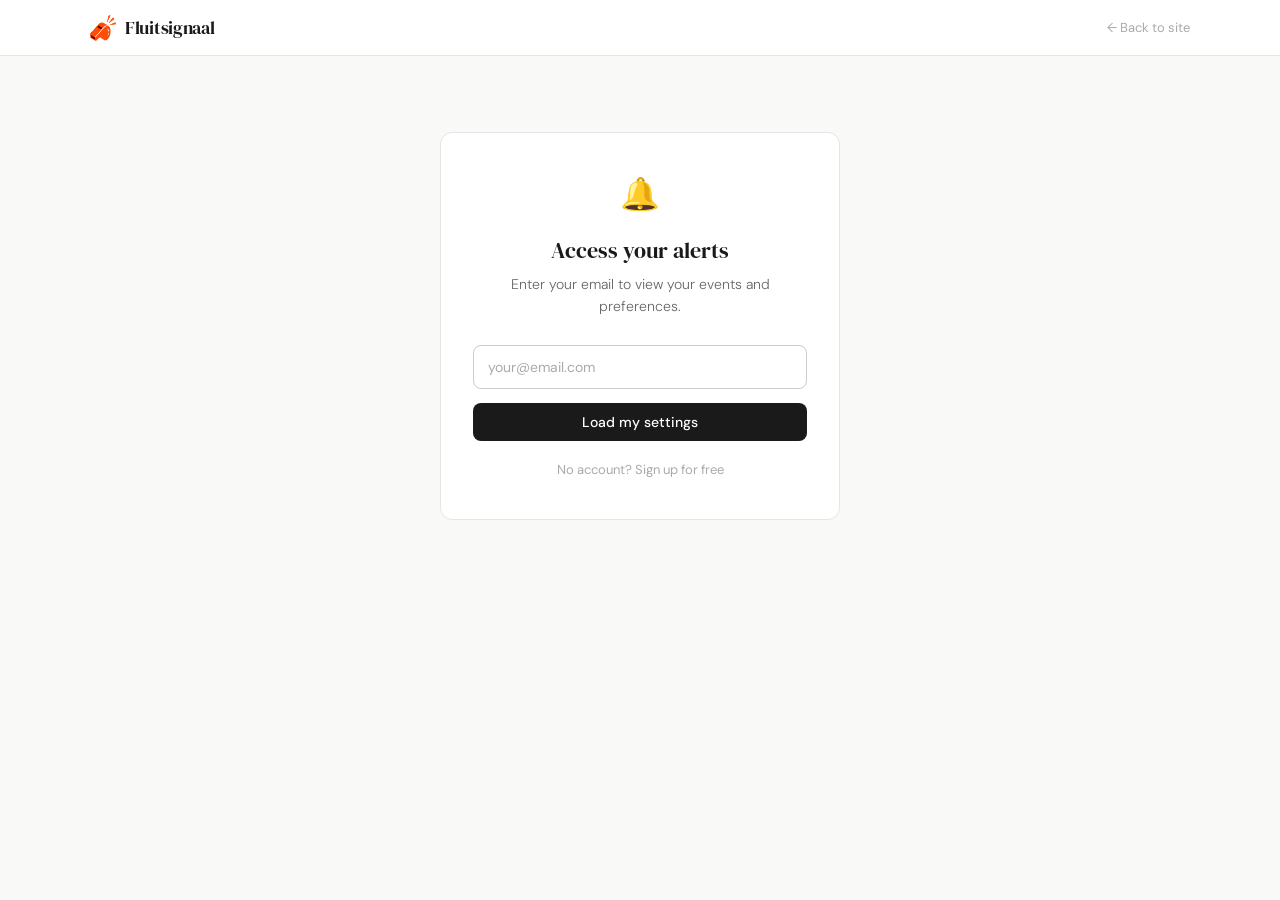
<file: dashboard.html>
<!DOCTYPE html>
<html lang="en">
<head>
  <meta charset="UTF-8" />
  <meta name="viewport" content="width=device-width, initial-scale=1.0" />
  <title>My Account — Fluitsignaal</title>
  <link rel="icon" type="image/png" href="logo.png">
  <link rel="preconnect" href="https://fonts.googleapis.com">
  <link href="https://fonts.googleapis.com/css2?family=DM+Serif+Display:ital@0;1&family=DM+Sans:wght@300;400;500&display=swap" rel="stylesheet">
  <style>
    *, *::before, *::after { box-sizing: border-box; margin: 0; padding: 0; }
    body { font-family: 'DM Sans', sans-serif; color: #1a1a1a; background: #f9f9f7; min-height: 100vh; }

    /* Topbar */
    .topbar { background: #fff; border-bottom: 0.5px solid #e5e5e5; padding: 0 2rem; display: flex; justify-content: space-between; align-items: center; height: 56px; position: sticky; top: 0; z-index: 10; max-width: 100%; }
    .topbar-inner { display: flex; justify-content: space-between; align-items: center; width: 100%; max-width: 1100px; margin: 0 auto; }
    .topbar-logo { display: flex; align-items: center; gap: 9px; text-decoration: none; color: #1a1a1a; }
    .topbar-logo img { width: 26px; height: 26px; display: block; }
    .topbar-logo-text { font-family: 'DM Serif Display', serif; font-size: 18px; letter-spacing: -0.3px; }
    .topbar-links { display: flex; align-items: center; gap: 2rem; }
    .topbar-link { font-size: 14px; color: #666; text-decoration: none; background: none; border: none; cursor: pointer; font-family: 'DM Sans', sans-serif; padding: 0; transition: color 0.15s; }
    .topbar-link:hover { color: #1a1a1a; }
    .topbar-link.active { color: #1a1a1a; font-weight: 500; }
    .topbar-user { font-size: 13px; color: #888; display: flex; align-items: center; gap: 12px; }
    .topbar-user-name { font-weight: 500; color: #1a1a1a; }
    .topbar-signout { font-size: 13px; color: #aaa; text-decoration: none; transition: color 0.15s; }
    .topbar-signout:hover { color: #1a1a1a; }

    /* Desktop layout */
    .layout { display: flex; max-width: 1000px; margin: 2rem auto; padding: 0 2rem; gap: 1.5rem; }
    .sidebar { width: 200px; flex-shrink: 0; }
    .sidebar-card { background: #fff; border: 0.5px solid #e5e5e5; border-radius: 12px; overflow: hidden; }
    .nav-item { display: flex; align-items: center; gap: 10px; padding: 0.75rem 1rem; font-size: 14px; cursor: pointer; color: #666; border-bottom: 0.5px solid #f0f0f0; transition: background 0.1s; }
    .nav-item:last-child { border-bottom: none; }
    .nav-item:hover { background: #f9f9f7; }
    .nav-item.active { color: #1a1a1a; font-weight: 500; background: #f9f9f7; }
    .sidebar-user { margin-top: 1rem; padding: 1rem; background: #fff; border: 0.5px solid #e5e5e5; border-radius: 12px; }
    .user-name { font-size: 13px; font-weight: 500; }
    .user-plan { font-size: 11px; color: #888; margin-top: 2px; }
    .main { flex: 1; min-width: 0; }

    /* Mobile tab bar — hidden on desktop */
    .mobile-tabs { display: none; }

    /* Panels */
    .panel { display: none; }
    .panel.active { display: block; }
    .panel-card { background: #fff; border: 0.5px solid #e5e5e5; border-radius: 12px; overflow: hidden; margin-bottom: 1rem; }
    .panel-header { padding: 1.25rem 1.5rem; border-bottom: 0.5px solid #e5e5e5; }
    .panel-title { font-family: 'DM Serif Display', serif; font-size: 20px; }
    .panel-sub { font-size: 13px; color: #888; margin-top: 4px; font-weight: 300; }
    .panel-body { padding: 1.25rem 1.5rem; }

    /* Event list */
    .sport-heading { font-size: 11px; font-weight: 500; letter-spacing: 0.1em; text-transform: uppercase; color: #aaa; margin: 1.25rem 0 0.75rem; }
    .sport-heading:first-child { margin-top: 0; }
    .event-list { display: flex; flex-direction: column; gap: 8px; }
    .event-row { display: flex; align-items: center; justify-content: space-between; padding: 0.75rem 1rem; border: 0.5px solid #e5e5e5; border-radius: 8px; cursor: pointer; transition: border-color 0.15s; }
    .event-row:hover { border-color: #bbb; }
    .event-row.selected { border-color: #1a1a1a; background: #fafafa; }
    .event-row-left { display: flex; align-items: center; gap: 10px; min-width: 0; }
    .event-name { font-size: 14px; font-weight: 500; }
    .event-date { font-size: 12px; color: #888; margin-top: 2px; font-weight: 300; }

    /* Soon badge */
    .soon-badge {
      display: inline-flex; align-items: center;
      background: #f0fdf4; color: #166534;
      border: 0.5px solid #86efac;
      font-size: 10px; font-weight: 500;
      padding: 2px 7px; border-radius: 5px;
      flex-shrink: 0; white-space: nowrap;
    }

    /* Toggle switch */
    .toggle { width: 36px; height: 20px; border-radius: 10px; background: #ddd; position: relative; transition: background 0.2s; flex-shrink: 0; }
    .toggle.on { background: #1a1a1a; }
    .toggle::after { content: ''; position: absolute; width: 14px; height: 14px; background: #fff; border-radius: 50%; top: 3px; left: 3px; transition: transform 0.2s; }
    .toggle.on::after { transform: translateX(16px); }

    /* Plan grid */
    .plan-grid { display: grid; grid-template-columns: repeat(3, 1fr); gap: 10px; }
    .plan-card { border: 0.5px solid #e5e5e5; border-radius: 10px; padding: 1.25rem; }
    .plan-card.current { border: 2px solid #93c5fd; }
    .plan-badge { display: inline-block; background: #eff6ff; color: #1d4ed8; font-size: 10px; font-weight: 500; padding: 2px 8px; border-radius: 6px; margin-bottom: 0.5rem; }
    .plan-card-name { font-size: 14px; font-weight: 500; }
    .plan-card-price { font-family: 'DM Serif Display', serif; font-size: 28px; margin: 0.5rem 0 0.1rem; }
    .plan-card-period { font-size: 11px; color: #888; margin-bottom: 1rem; }
    .plan-card-features { list-style: none; display: flex; flex-direction: column; gap: 5px; }
    .plan-card-features li { font-size: 12px; color: #666; display: flex; gap: 6px; font-weight: 300; }
    .plan-card-features li::before { content: '—'; color: #ccc; flex-shrink: 0; }

    /* Save bar */
    .save-bar { padding: 1rem 1.5rem; border-top: 0.5px solid #e5e5e5; display: flex; justify-content: space-between; align-items: center; gap: 10px; }
    .save-status { font-size: 13px; color: #166534; display: none; }
    .btn-save { background: #1a1a1a; color: #fff; border: none; padding: 10px 24px; border-radius: 8px; font-family: 'DM Sans', sans-serif; font-size: 14px; font-weight: 500; cursor: pointer; transition: opacity 0.15s; }
    .btn-save:disabled { opacity: 0.5; cursor: not-allowed; }
    .btn-cancel { background: transparent; color: #888; border: 0.5px solid #ccc; padding: 10px 20px; border-radius: 8px; font-family: 'DM Sans', sans-serif; font-size: 13px; cursor: pointer; }

    /* Notifications panel */
    .ncg { width: 100%; border-collapse: collapse; }
    .ncg-header th { font-size: 11px; font-weight: 500; letter-spacing: 0.08em; text-transform: uppercase; color: #aaa; padding-bottom: 10px; text-align: center; }
    .ncg-header th:first-child { text-align: left; }
    .ncg-row td { padding: 12px 0; border-top: 0.5px solid #f0f0f0; vertical-align: middle; }
    .ncg-label { flex: 1; }
    .ncg-name { font-size: 14px; font-weight: 500; }
    .ncg-hint { font-size: 12px; color: #888; margin-top: 2px; font-weight: 300; }
    .ncg-cell { text-align: center; width: 72px; }

    /* Loading */
    .loading { padding: 3rem; text-align: center; color: #aaa; font-size: 14px; }

    /* Email prompt — improved */
    .not-found-wrap {
      display: flex; align-items: center; justify-content: center;
      min-height: 60vh; padding: 2rem;
    }
    .not-found-card {
      background: #fff; border: 0.5px solid #e5e5e5; border-radius: 12px;
      padding: 2.5rem 2rem; max-width: 400px; width: 100%; text-align: center;
    }
    .not-found-icon { font-size: 32px; margin-bottom: 1.25rem; }
    .not-found-title { font-family: 'DM Serif Display', serif; font-size: 22px; margin-bottom: 0.5rem; }
    .not-found-sub { font-size: 14px; color: #666; font-weight: 300; line-height: 1.6; margin-bottom: 1.75rem; }
    .not-found-card input {
      width: 100%; padding: 12px 14px;
      border: 0.5px solid #ccc; border-radius: 8px;
      font-family: 'DM Sans', sans-serif; font-size: 14px;
      color: #1a1a1a; outline: none; margin-bottom: 10px;
      transition: border-color 0.15s; text-align: left;
    }
    .not-found-card input:focus { border-color: #1a1a1a; }
    .not-found-card input::placeholder { color: #aaa; }
    .not-found-back { display: inline-block; margin-top: 1.25rem; font-size: 13px; color: #aaa; text-decoration: none; }
    .not-found-back:hover { color: #1a1a1a; }

    /* Mobile */
    @media (max-width: 767px) {
      .layout { flex-direction: column; margin: 0; padding: 0; gap: 0; }

      /* Hide desktop sidebar */
      .sidebar { display: none; }

      /* Mobile tab bar */
      .mobile-tabs {
        display: flex;
        background: #fff;
        border-bottom: 0.5px solid #e5e5e5;
        position: sticky;
        top: 56px;
        z-index: 9;
      }
      .mobile-tab {
        flex: 1; padding: 0.9rem 1rem;
        font-size: 14px; font-weight: 400; color: #888;
        text-align: center; cursor: pointer;
        border-bottom: 2px solid transparent;
        transition: color 0.15s, border-color 0.15s;
        background: none; border-top: none; border-left: none; border-right: none;
        font-family: 'DM Sans', sans-serif;
      }
      .mobile-tab.active { color: #1a1a1a; font-weight: 500; border-bottom-color: #1a1a1a; }

      .main { padding: 1.25rem; }

      .panel-header { padding: 1rem 1.25rem; }
      .panel-body { padding: 1rem 1.25rem; }
      .save-bar { padding: 0.875rem 1.25rem; }

      .plan-grid { grid-template-columns: 1fr; }

      .not-found-wrap { min-height: 50vh; padding: 1.5rem; }
      .not-found-card { padding: 2rem 1.5rem; }

      .topbar { padding: 0 1.25rem; }
    }
  </style>
</head>
<body>
<div class="topbar">
  <div class="topbar-inner">
    <a href="index.html" class="topbar-logo">
      <img src="logo.png" alt="Fluitsignaal" />
      <span class="topbar-logo-text">Fluitsignaal</span>
    </a>
    <div class="topbar-links">
      <button class="topbar-link active" id="nav-events" onclick="showPanel('events', this)">My events</button>
      <button class="topbar-link" id="nav-notifications" onclick="showPanel('notifications', this)">Notifications</button>
      <button class="topbar-link" id="nav-plan" onclick="showPanel('plan', this)">My plan</button>
    </div>
    <div class="topbar-user">
      <span class="topbar-user-name" id="topbar-user-name"></span>
      <a href="index.html" class="topbar-signout">← Back to site</a>
    </div>
  </div>
</div>

<!-- Mobile tab bar (hidden on desktop) -->
<div class="mobile-tabs">
  <button class="mobile-tab active" id="mobile-tab-events" onclick="showPanel('events', this, 'mobile-tab-events')">My events</button>
  <button class="mobile-tab" id="mobile-tab-notifications" onclick="showPanel('notifications', this, 'mobile-tab-notifications')">Notifications</button>
  <button class="mobile-tab" id="mobile-tab-plan" onclick="showPanel('plan', this, 'mobile-tab-plan')">My plan</button>
</div>

<div class="layout">
  <div class="sidebar">
    <div class="sidebar-card">
      <div class="nav-item active" onclick="showPanel('events', this)">🗓 <span>My events</span></div>
      <div class="nav-item" onclick="showPanel('notifications', this)">🔔 <span>Notifications</span></div>
      <div class="nav-item" onclick="showPanel('plan', this)">💳 <span>My plan</span></div>
    </div>
    <div class="sidebar-user">
      <div class="user-name" id="user-name">—</div>
      <div class="user-plan" id="user-plan">—</div>
    </div>
  </div>

  <div class="main">
    <div class="panel active" id="panel-events">
      <div class="panel-card">
        <div class="panel-header">
          <div class="panel-title">My events</div>
          <div class="panel-sub">Select which events you want day-before and hour-of ticket alerts for. The weekly digest covers all events automatically.</div>
        </div>
        <div class="panel-body" id="events-body">
          <div class="loading">Loading your preferences…</div>
        </div>
        <div class="save-bar">
          <div class="save-status" id="save-status">Saved!</div>
          <button class="btn-save" id="btn-save" onclick="savePreferences()">Save preferences</button>
        </div>
      </div>
    </div>

    <div class="panel" id="panel-notifications">
      <div class="panel-card">
        <div class="panel-header">
          <div class="panel-title">Notifications</div>
          <div class="panel-sub">Choose how and when you want to be notified</div>
        </div>
        <div class="panel-body">
          <table class="ncg">
            <thead class="ncg-header"><tr>
              <th></th><th>Email</th><th>SMS</th>
            </tr></thead>
            <tbody>
              <tr class="ncg-row">
                <td><div class="ncg-name">Day before</div><div class="ncg-hint">Alert the day before a sale opens</div></td>
                <td class="ncg-cell"><div class="toggle" id="rt-day-before-email" onclick="toggleRt('day-before-email')"></div></td>
                <td class="ncg-cell"><div class="toggle" id="rt-day-before-sms" onclick="toggleRt('day-before-sms')"></div></td>
              </tr>
              <tr class="ncg-row">
                <td><div class="ncg-name">1 hour before</div><div class="ncg-hint">Alert 1 hour before the sale goes live</div></td>
                <td class="ncg-cell"><div class="toggle" id="rt-hour-before-email" onclick="toggleRt('hour-before-email')"></div></td>
                <td class="ncg-cell"><div class="toggle" id="rt-hour-before-sms" onclick="toggleRt('hour-before-sms')"></div></td>
              </tr>
            </tbody>
          </table>
        </div>
        <div class="save-bar">
          <div class="save-status" id="notif-save-status">Saved!</div>
          <button class="btn-save" id="btn-save-notif" onclick="saveNotifications()">Save preferences</button>
        </div>
      </div>
    </div>

    <div class="panel" id="panel-plan">
      <div class="panel-card">
        <div class="panel-header">
          <div class="panel-title">My plan</div>
          <div class="panel-sub" id="plan-sub">—</div>
        </div>
        <div class="panel-body">
          <div class="plan-grid">
            <div class="plan-card" id="plan-card-free">
              <div class="plan-card-name">Free</div>
              <div class="plan-card-price">€0</div>
              <div class="plan-card-period">free to use</div>
              <ul class="plan-card-features"><li>Weekly digest — all events</li><li>Email alerts</li><li>Day-before &amp; hour reminders</li></ul>
            </div>
            <div class="plan-card" id="plan-card-pro">
              <div class="plan-card-name">Pro</div>
              <div class="plan-card-price">€7</div>
              <div class="plan-card-period">per month</div>
              <ul class="plan-card-features"><li>Unlimited events</li><li>Email + SMS alerts</li><li>All reminder types</li><li>Lottery registration reminders</li></ul>
            </div>
          </div>
        </div>
        <div class="save-bar">
          <div id="upgrade-wrap" style="display:none;">
            <button class="btn-save" id="btn-upgrade" onclick="startCheckout()">Upgrade to Pro — €7/mo</button>
          </div>
          <div id="pro-wrap" style="display:none;">
            <span style="font-size:13px;color:#166534;font-weight:500;">You're on Pro</span>
          </div>
          <button class="btn-cancel" id="btn-contact-plan">Contact us to change plan</button>
        </div>
      </div>
    </div>
  </div>
</div>

<script>


const SCRIPT_URL = 'https://script.google.com/macros/s/AKfycbwP9GisrJfJO7_6IYiovEBBaAKNz9kUeVCPhgupX2QKAw7u7qqv5N5-zG1oYqaCD4zT/exec';

const EVENTS = {
  tennis: {
    label: '🎾 Tennis',
    items: [
      { id: 'french_open', name: 'French Open', date: 'Sale opens March 31, 2026', saleDate: '2026-03-31' },
      { id: 'wimbledon', name: 'Wimbledon', date: 'Ballot opens September 2026', saleDate: null },
      { id: 'australian_open', name: 'Australian Open', date: 'Sale opens approx. October 2026', saleDate: null },
      { id: 'us_open', name: 'US Open', date: 'Sale opens approx. April 2026', saleDate: '2026-04-15' },
      { id: 'rotterdam_open', name: 'Rotterdam Open', date: 'Sale opens approx. June 2026', saleDate: null },
      { id: 'libema_open', name: 'Libema Open', date: 'Date TBA', saleDate: null },
      { id: 'davis_cup', name: 'Davis Cup', date: 'Date TBA', saleDate: null },
    ]
  },
  football: {
    label: '⚽ Football',
    items: [
      { id: 'ajax', name: 'Ajax', date: 'Season tickets June 2026', saleDate: null },
      { id: 'feyenoord', name: 'Feyenoord', date: 'Season tickets June 2026', saleDate: null },
      { id: 'psv', name: 'PSV', date: 'Season tickets June 2026', saleDate: null },
      { id: 'nederlands_elftal', name: 'Nederlands Elftal', date: 'Via knvb.nl', saleDate: null },
      { id: 'world_cup', name: 'WK 2026', date: 'Resale opens April 2, 2026', saleDate: '2026-04-02' },
      { id: 'euro', name: 'EK', date: 'Date TBA', saleDate: null },
      { id: 'club_world_cup', name: 'WK Clubs', date: 'Date TBA', saleDate: null },
    ]
  },
  golf: {
    label: '⛳ Golf',
    items: [
      { id: 'ryder_cup', name: 'Ryder Cup', date: 'Ballot open at rydercup.com', saleDate: null },
      { id: 'solheim_cup', name: 'Solheim Cup', date: 'Date TBA', saleDate: null },
      { id: 'the_open', name: 'The Open Championship', date: 'Sale opens approx. March 2026', saleDate: null },
      { id: 'klm_open', name: 'KLM Open', date: 'Date TBA', saleDate: null },
    ]
  },
  rugby: {
    label: '🏉 Rugby',
    items: [
      { id: 'six_nations', name: 'Six Nations', date: 'Sale opens approx. November 2026', saleDate: null },
    ]
  },
  hockey: {
    label: '🏑 Hockey',
    items: [
      { id: 'hockey_ek', name: 'Hockey EK', date: 'Date TBA', saleDate: null },
      { id: 'hockey_wk', name: 'Hockey WK', date: 'Date TBA', saleDate: null },
      { id: 'hockey_hoofdklasse', name: 'Hoofdklasse Play-offs', date: 'Sale opens approx. March 2026', saleDate: '2026-03-25' },
    ]
  },
  spotlight: {
    label: '🔦 Spotlight',
    items: [
      { id: 'urban_sports_week_amsterdam', name: 'Urban Sports Week Amsterdam', date: 'Mei 2026 · NDSM, Amsterdam', saleDate: '2026-05-15' },
      { id: 'fiba_3x3', name: 'FIBA 3x3 World Tour Amsterdam Masters', date: 'Mei 2026 · Amsterdam', saleDate: '2026-05-15' },
      { id: '3x3nl_tour_finals', name: '3x3NL Tour Finals Amsterdam', date: '25–26 jul 2026 · Amsterdam', saleDate: '2026-07-25' },
      { id: 'museumplein_polo', name: 'Museumplein Polo Amsterdam', date: '25–27 sep 2026 · Gratis', saleDate: null },
      { id: 'premier_padel_rotterdam', name: 'Premier Padel Rotterdam', date: '27 sep – 4 okt 2026 · Rotterdam Ahoy', saleDate: null },
      { id: 'amstel_tigers', name: 'Amstel Tigers IJshockey', date: 'Seizoen 2026–2027 · Amsterdam', saleDate: null },
      { id: 'tilburg_trappers', name: 'Tilburg Trappers IJshockey', date: 'Seizoen 2026–2027 · Tilburg', saleDate: null },
      { id: 'world_sprint_championships', name: 'WK Sprint Schaatsen', date: '2027 · Thialf, Heerenveen', saleDate: null },
      { id: 'jumping_amsterdam', name: 'Jumping Amsterdam', date: 'Januari 2027 · RAI Amsterdam', saleDate: null },
      { id: 'hollands_strongest_man', name: "Holland's Strongest Man", date: 'Datum onbekend', saleDate: null },
      { id: 'beachvolleybal_eredivisie', name: 'Beachvolleybal Eredivisie', date: 'Zomer 2026', saleDate: null },
      { id: 'beachlife_volleyball_scheveningen', name: 'Summer BeachLife Volleyball Scheveningen', date: 'Zomer 2026 · Scheveningen', saleDate: null },
    ]
  }
};

let userEmail = null;
let userPlan = 'free';

const REMINDER_MAP = [
  { id: 'day-before-email',  dbKey: 'day_before_email',  type: 'day_before',  channel: 'email' },
  { id: 'day-before-sms',    dbKey: 'day_before_sms',    type: 'day_before',  channel: 'sms'   },
  { id: 'hour-before-email', dbKey: 'hour_before_email', type: 'hour_before', channel: 'email' },
  { id: 'hour-before-sms',   dbKey: 'hour_before_sms',   type: 'hour_before', channel: 'sms'   },
];

function toggleRt(id) {
  document.getElementById('rt-' + id).classList.toggle('on');
}

function renderNotifications(notifMethod, remindersArr) {
  const isNewFormat = remindersArr.some(r => r.includes('_email') || r.includes('_sms'));
  REMINDER_MAP.forEach(({ id, dbKey, type, channel }) => {
    let on;
    if (isNewFormat) {
      on = remindersArr.includes(dbKey);
    } else {
      const typeOn = remindersArr.includes(type);
      const m = notifMethod || 'email';
      on = typeOn && (channel === 'email' ? ['email','both'].includes(m) : ['sms','both'].includes(m));
    }
    document.getElementById('rt-' + id).classList.toggle('on', on);
  });
}

async function saveNotifications() {
  const btn = document.getElementById('btn-save-notif');
  btn.disabled = true; btn.textContent = 'Saving…';
  const reminders = REMINDER_MAP.filter(({ id }) => document.getElementById('rt-' + id).classList.contains('on')).map(({ dbKey }) => dbKey).join('|');
  const hasSms = REMINDER_MAP.some(({ id, channel }) => channel === 'sms' && document.getElementById('rt-' + id).classList.contains('on'));
  const hasEmail = REMINDER_MAP.some(({ id, channel }) => channel === 'email' && document.getElementById('rt-' + id).classList.contains('on'));
  const notifications = hasSms && hasEmail ? 'both' : hasSms ? 'sms' : 'email';
  try {
    await fetch(SCRIPT_URL, {
      method: 'POST',
      body: JSON.stringify({ action: 'update_notifications', email: userEmail, notifications, reminders })
    });
    const status = document.getElementById('notif-save-status');
    status.style.display = 'block';
    setTimeout(() => { status.style.display = 'none'; }, 3000);
  } catch(e) { alert('Something went wrong. Please try again.'); }
  btn.disabled = false; btn.textContent = 'Save preferences';
}

const TODAY = new Date();
const SOON_DAYS = 30;

function isSoon(dateStr) {
  if (!dateStr) return false;
  const d = new Date(dateStr);
  const diff = (d - TODAY) / (1000 * 60 * 60 * 24);
  return diff >= 0 && diff <= SOON_DAYS;
}

function showPanel(name, el, mobileTabId) {
  document.querySelectorAll('.panel').forEach(p => p.classList.remove('active'));
  document.querySelectorAll('.nav-item, .topbar-link, .mobile-tab').forEach(n => n.classList.remove('active'));
  document.getElementById('panel-' + name).classList.add('active');
  if (el) el.classList.add('active');
  document.getElementById('nav-' + name)?.classList.add('active');
  if (mobileTabId) document.getElementById(mobileTabId)?.classList.add('active');
}

function toggleEvent(row) {
  row.classList.toggle('selected');
  row.querySelector('.toggle').classList.toggle('on');
}

function renderEvents(selectedIds) {
  const body = document.getElementById('events-body');
  let html = '';
  for (const sport of Object.values(EVENTS)) {
    html += `<div class="sport-heading">${sport.label}</div><div class="event-list">`;
    for (const e of sport.items) {
      const sel = selectedIds.includes(e.id);
      const soonBadge = isSoon(e.saleDate) ? `<span class="soon-badge">${'Soon'}</span>` : '';
      html += `<div class="event-row${sel ? ' selected' : ''}" data-id="${e.id}" onclick="toggleEvent(this)">
        <div class="event-row-left">
          <div>
            <div class="event-name">${e.name}</div>
            <div class="event-date">${e.date}</div>
          </div>
          ${soonBadge}
        </div>
        <div class="toggle${sel ? ' on' : ''}"></div>
      </div>`;
    }
    html += '</div>';
  }
  body.innerHTML = html;
}

function hideAllPanels() {
  document.querySelector('.layout').style.display = 'none';
  document.querySelector('.mobile-tabs').style.display = 'none';
  const navLinks = document.querySelector('.topbar-links');
  if (navLinks) navLinks.style.display = 'none';
}

function showEmailPrompt(errorMsg) {
  document.querySelectorAll('.not-found-wrap').forEach(el => el.remove());
  hideAllPanels();
  const body = document.body;
  const wrap = document.createElement('div');
  wrap.className = 'not-found-wrap';
  wrap.innerHTML = `
    <div class="not-found-card">
      <div class="not-found-icon">🔔</div>
      <div class="not-found-title">Access your alerts</div>
      <p class="not-found-sub">${errorMsg || 'Enter your email to view your events and preferences.'}</p>
      <input type="email" id="email-input" placeholder="your@email.com" onkeydown="if(event.key==='Enter')loadByEmail()" />
      <button class="btn-save" style="width:100%;margin-top:4px;" onclick="loadByEmail()">Load my settings</button>
      <a href="index.html" class="not-found-back">No account? Sign up for free</a>
    </div>`;
  body.appendChild(wrap);
}

async function loadByEmail() {
  const input = document.getElementById('email-input').value.trim();
  if (!input) return;
  window.location.href = window.location.pathname + '?email=' + encodeURIComponent(input);
}

async function loadUser() {
  const params = new URLSearchParams(window.location.search);
  userEmail = params.get('email');
  if (!userEmail) { showEmailPrompt(); return; }

  try {
    const res = await fetch(SCRIPT_URL + '?email=' + encodeURIComponent(userEmail), { credentials: 'omit' });
    const text = await res.text();
    const data = JSON.parse(text);

    if (!data.found) {
      showEmailPrompt('This email address was not found. Check your address or sign up.');
      return;
    }

    const user = data.user;
    userPlan = user.plan || 'free';
    document.getElementById('user-name').textContent = user.name || userEmail;
    document.getElementById('topbar-user-name').textContent = (user.name || userEmail).split(' ')[0];
    document.getElementById('user-plan').textContent = userPlan + ' plan';
    document.getElementById('plan-sub').textContent = `You're on the ${userPlan} plan`;
    document.getElementById('plan-card-' + userPlan)?.classList.add('current');
    if (userPlan === 'free') {
      document.getElementById('upgrade-wrap').style.display = 'block';
      document.getElementById('btn-contact-plan').style.display = 'none';
    } else {
      document.getElementById('pro-wrap').style.display = 'block';
      document.getElementById('btn-contact-plan').style.display = 'none';
    }
    if (params.get('upgraded') === '1') {
      document.getElementById('plan-sub').textContent = 'Welcome to Pro! Your subscription has been upgraded.';
      showPanel('plan', document.getElementById('nav-plan'));
    }
    const selected = user.events ? user.events.split('|').filter(Boolean) : [];
    renderEvents(selected);
    const reminders = user.reminders ? user.reminders.split('|').filter(Boolean) : ['weekly','day_before'];
    renderNotifications(user.notifications || 'email', reminders);
  } catch(e) {
    console.error('loadUser error:', e);
    showEmailPrompt('Something went wrong. Please try again.');
  }
}

async function savePreferences() {
  const btn = document.getElementById('btn-save');
  btn.disabled = true;
  btn.textContent = 'Saving…';

  const selected = [...document.querySelectorAll('.event-row.selected')].map(r => r.dataset.id);

  try {
    await fetch(SCRIPT_URL, {
      method: 'POST',
      body: JSON.stringify({ action: 'update_events', email: userEmail, events: selected.join('|') })
    });
    const status = document.getElementById('save-status');
    status.style.display = 'block';
    setTimeout(() => { status.style.display = 'none'; }, 3000);
  } catch(e) {
    alert('Something went wrong. Please try again.');
  }

  btn.disabled = false;
  btn.textContent = 'Save preferences';
}

async function startCheckout() {
  const btn = document.getElementById('btn-upgrade');
  btn.textContent = 'Redirecting…';
  btn.disabled = true;
  try {
    const res = await fetch(SCRIPT_URL + '?action=create_checkout&email=' + encodeURIComponent(userEmail), { credentials: 'omit' });
    const text = await res.text();
    let data;
    try { data = JSON.parse(text); } catch(_) {
      alert('Unexpected response:\n' + text.slice(0, 300));
      btn.textContent = 'Upgrade to Pro — €7/mo';
      btn.disabled = false;
      return;
    }
    if (data.url) {
      window.location.href = data.url;
    } else {
      alert('Error: ' + (data.error || JSON.stringify(data)));
      btn.textContent = 'Upgrade to Pro — €7/mo';
      btn.disabled = false;
    }
  } catch(e) {
    alert('Fetch failed: ' + e.message);
    btn.textContent = 'Upgrade to Pro — €7/mo';
    btn.disabled = false;
  }
}

loadUser();
</script>
</body>
</html>
</file>
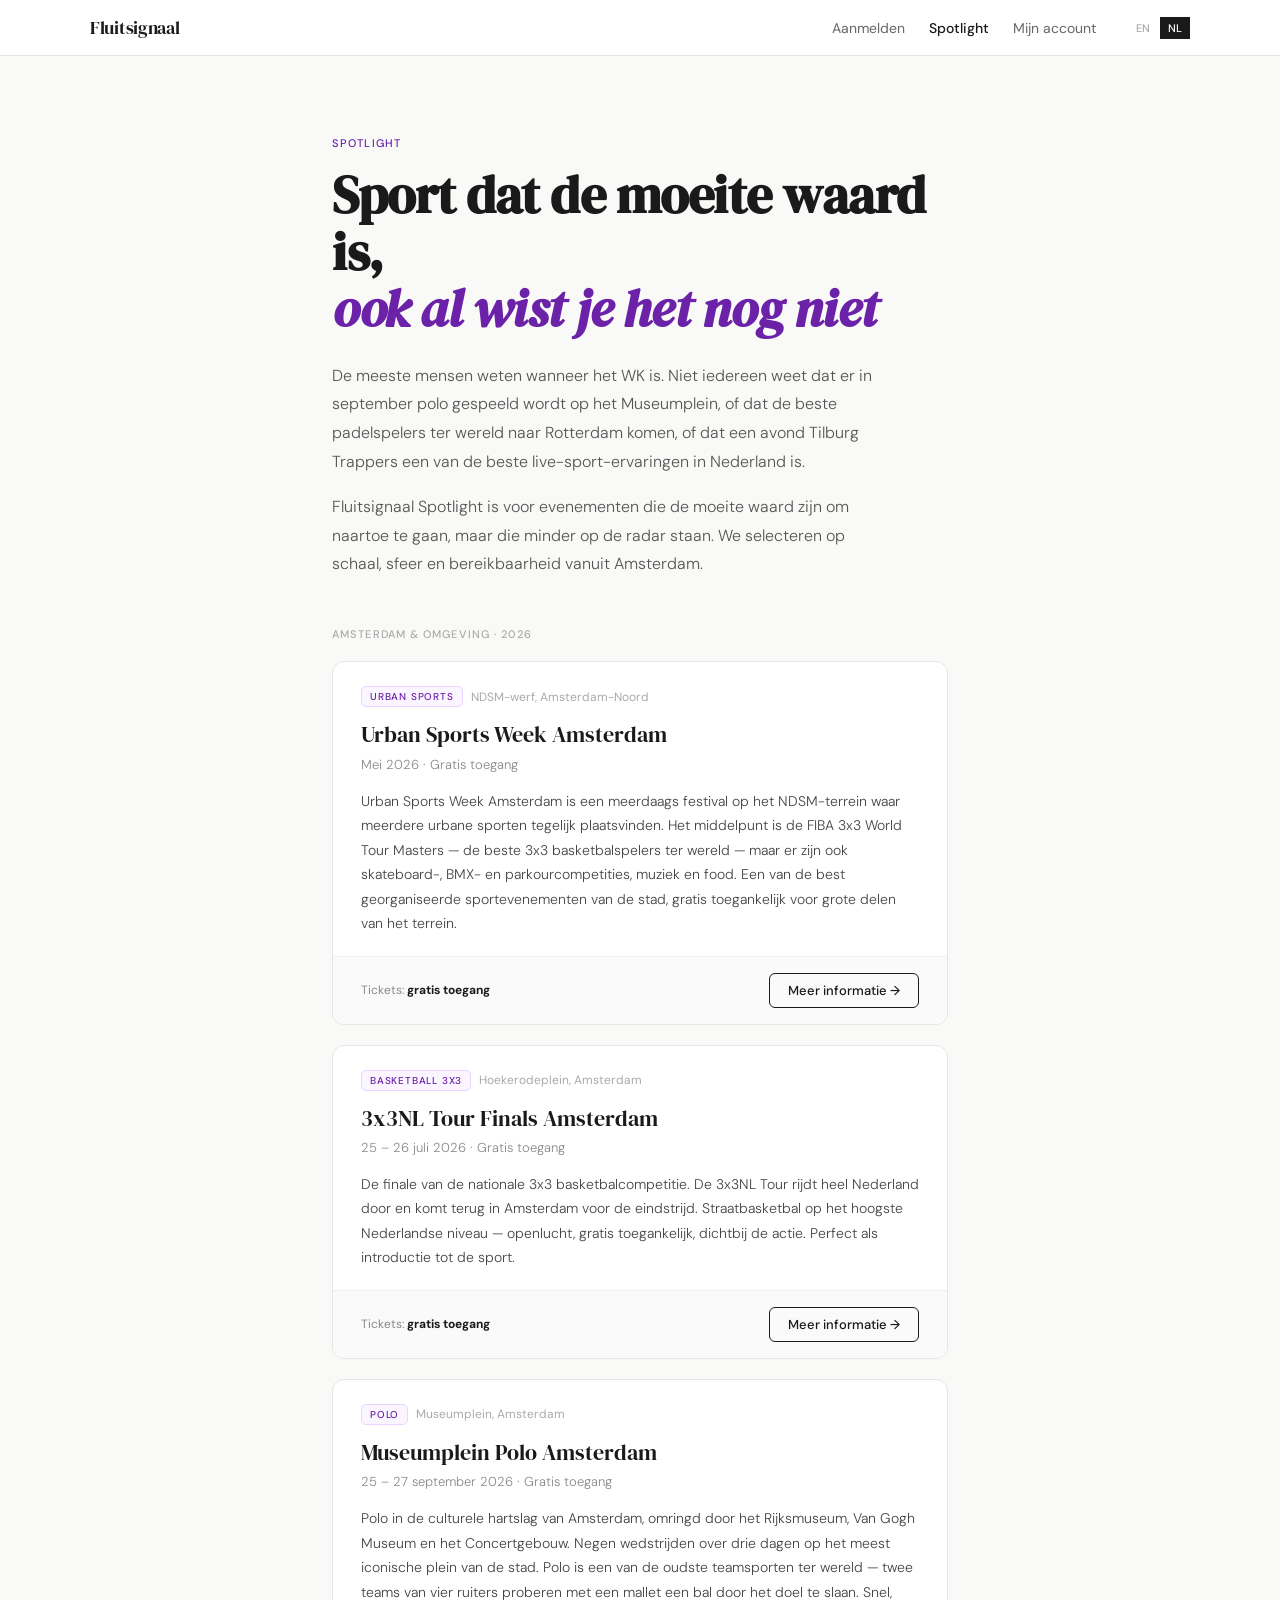
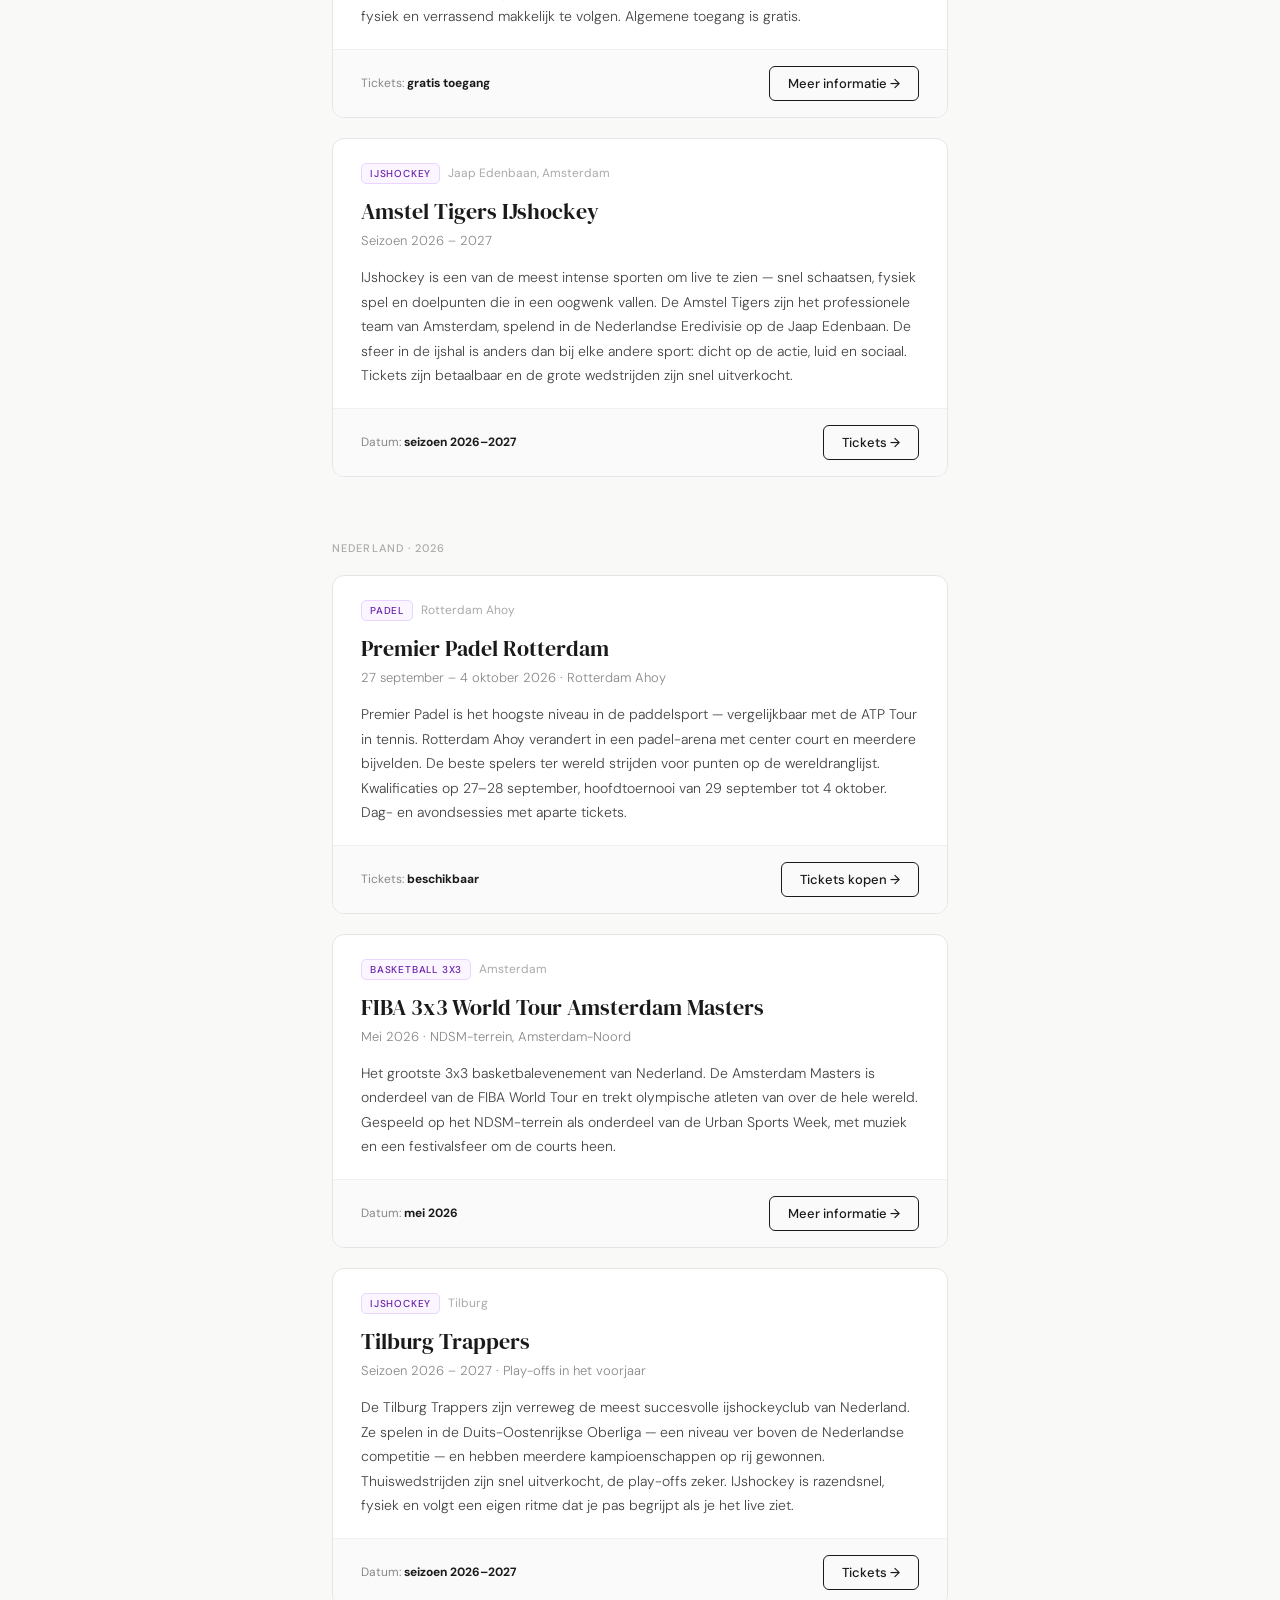
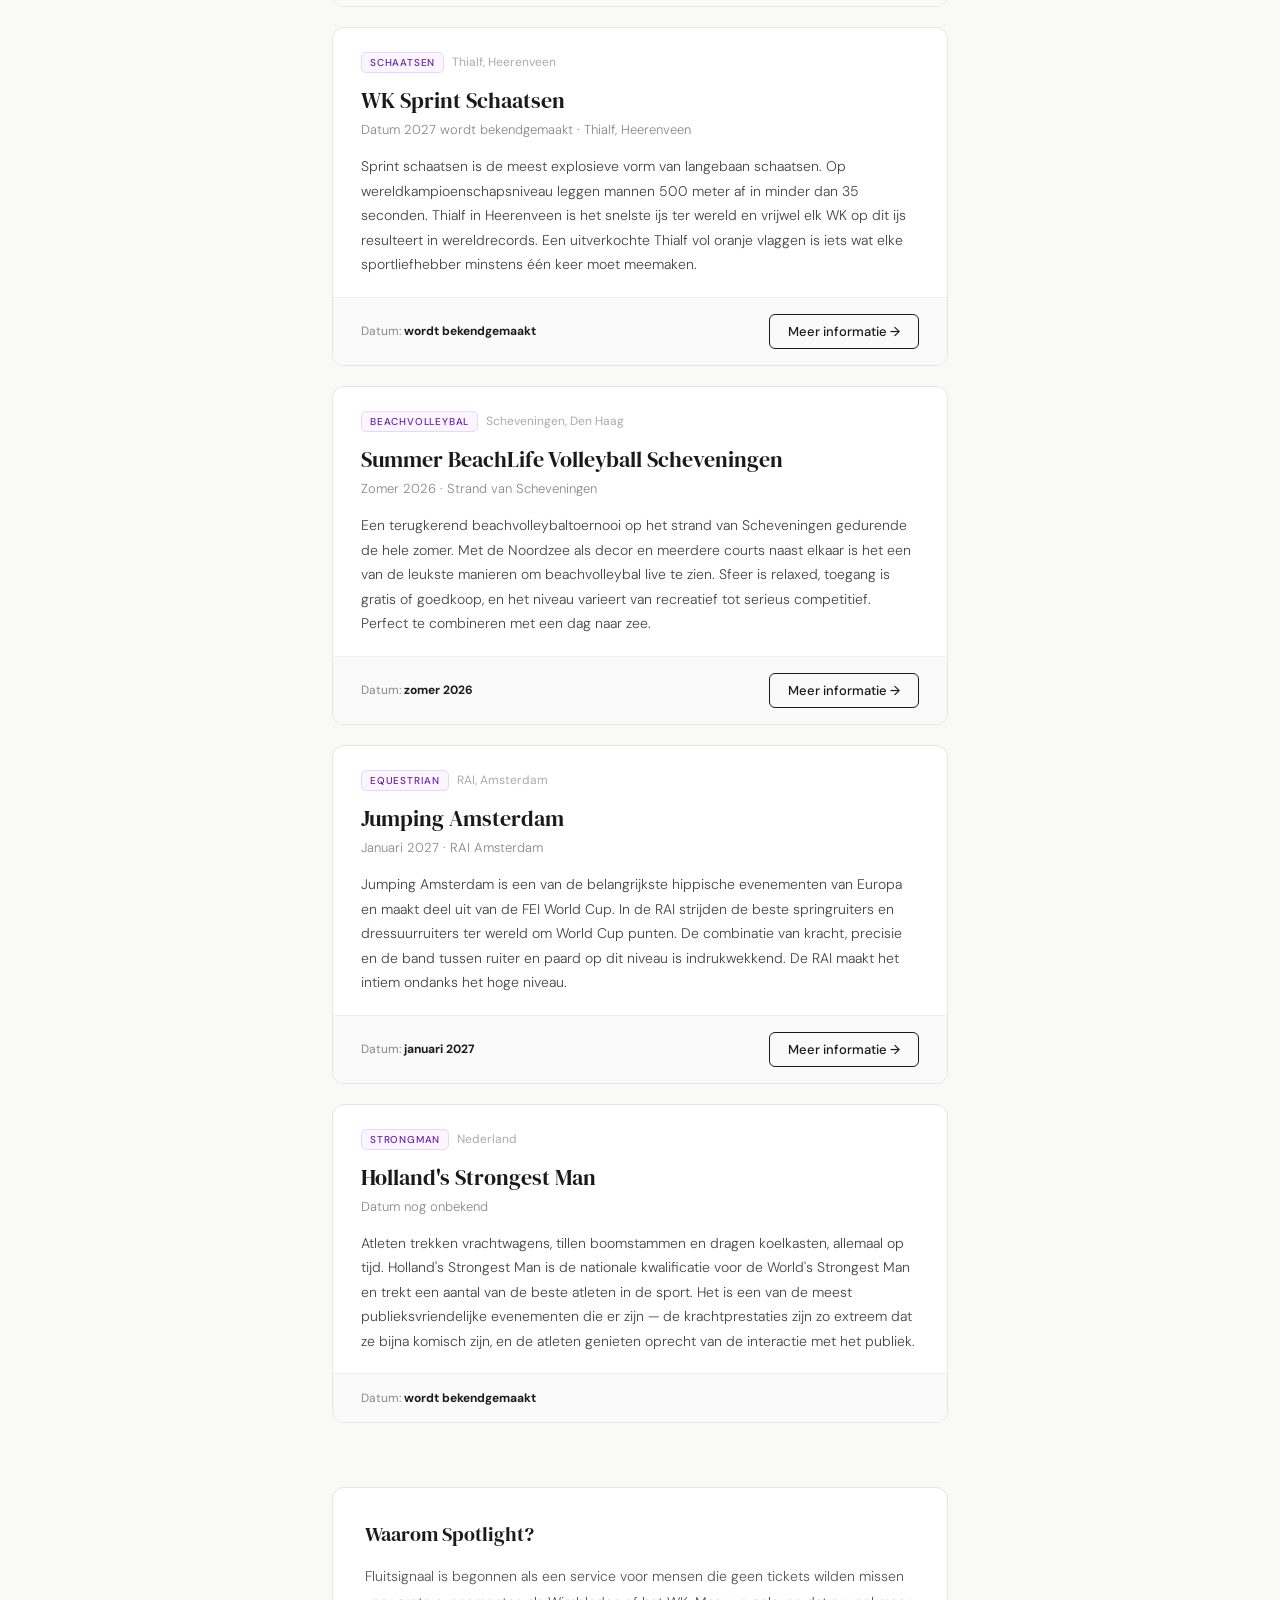
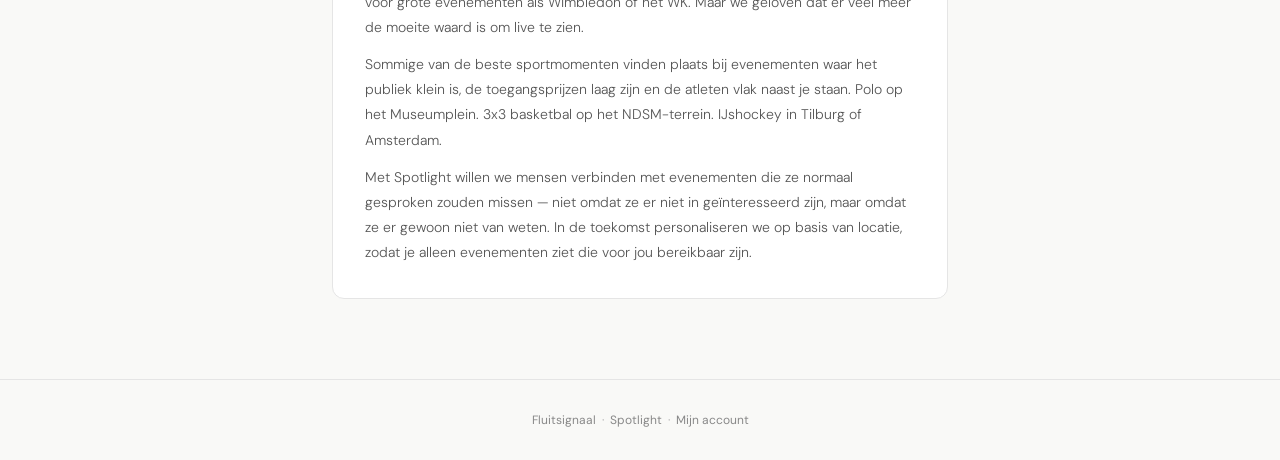
<file: spotlight.html>
<!DOCTYPE html>
<html lang="nl">
<head>
  <meta charset="UTF-8" />
  <meta name="viewport" content="width=device-width, initial-scale=1.0" />
  <title>Spotlight — Fluitsignaal</title>
  <link rel="preconnect" href="https://fonts.googleapis.com">
  <link href="https://fonts.googleapis.com/css2?family=DM+Serif+Display:ital@0;1&family=DM+Sans:wght@300;400;500&display=swap" rel="stylesheet">
  <style>
    *, *::before, *::after { box-sizing: border-box; margin: 0; padding: 0; }
    body { font-family: 'DM Sans', sans-serif; color: #1a1a1a; background: #f9f9f7; }

    .topbar { background: #fff; border-bottom: 0.5px solid #e5e5e5; padding: 0 2rem; height: 56px; display: flex; align-items: center; position: sticky; top: 0; z-index: 10; }
    .topbar-inner { display: flex; justify-content: space-between; align-items: center; width: 100%; max-width: 1100px; margin: 0 auto; }
    .topbar-logo { font-family: 'DM Serif Display', serif; font-size: 18px; text-decoration: none; color: #1a1a1a; letter-spacing: -0.3px; }
    .topbar-links { display: flex; gap: 1.5rem; align-items: center; }
    .topbar-link { font-size: 14px; color: #666; text-decoration: none; transition: color 0.15s; }
    .topbar-link:hover { color: #1a1a1a; }
    .topbar-link.active { color: #1a1a1a; font-weight: 500; }

    .hero { max-width: 680px; margin: 5rem auto 3rem; padding: 0 2rem; }
    .hero-label { font-size: 11px; font-weight: 500; letter-spacing: 0.1em; text-transform: uppercase; color: #6b21a8; margin-bottom: 1rem; }
    .hero-title { font-family: 'DM Serif Display', serif; font-size: clamp(32px, 5vw, 52px); line-height: 1.1; letter-spacing: -0.5px; margin-bottom: 1.5rem; }
    .hero-title em { font-style: italic; color: #6b21a8; }
    .hero-body { font-size: 16px; color: #555; line-height: 1.8; font-weight: 300; max-width: 560px; }
    .hero-body p + p { margin-top: 1rem; }

    .section-label { max-width: 680px; margin: 3rem auto 1.25rem; padding: 0 2rem; font-size: 11px; font-weight: 500; letter-spacing: 0.1em; text-transform: uppercase; color: #aaa; }

    .events { max-width: 680px; margin: 0 auto; padding: 0 2rem; display: flex; flex-direction: column; gap: 1.25rem; margin-bottom: 4rem; }

    .event-card { background: #fff; border: 0.5px solid #e5e5e5; border-radius: 12px; overflow: hidden; }
    .event-card-top { padding: 1.5rem 1.75rem 1.25rem; }
    .event-meta { display: flex; align-items: center; gap: 8px; margin-bottom: 0.75rem; flex-wrap: wrap; }
    .event-sport { font-size: 10px; font-weight: 500; letter-spacing: 0.08em; text-transform: uppercase; color: #6b21a8; background: #faf5ff; border: 0.5px solid #e9d5ff; padding: 3px 8px; border-radius: 5px; white-space: nowrap; }
    .event-location { font-size: 12px; color: #aaa; }
    .event-name { font-family: 'DM Serif Display', serif; font-size: 22px; margin-bottom: 0.4rem; }
    .event-dates { font-size: 13px; color: #888; margin-bottom: 1rem; font-weight: 300; }
    .event-desc { font-size: 14px; color: #444; line-height: 1.75; font-weight: 300; }
    .event-card-bottom { padding: 1rem 1.75rem; border-top: 0.5px solid #f0f0f0; background: #fafafa; display: flex; align-items: center; justify-content: space-between; gap: 1rem; flex-wrap: wrap; }
    .event-status { font-size: 12px; color: #888; }
    .event-status strong { color: #1a1a1a; }
    .btn-outline { display: inline-block; padding: 8px 18px; border: 0.5px solid #1a1a1a; border-radius: 6px; font-size: 13px; font-weight: 500; color: #1a1a1a; text-decoration: none; transition: all 0.15s; white-space: nowrap; }
    .btn-outline:hover { background: #1a1a1a; color: #fff; }

    .mission { max-width: 680px; margin: 0 auto 5rem; padding: 2rem; background: #fff; border: 0.5px solid #e5e5e5; border-radius: 12px; }
    .mission-title { font-family: 'DM Serif Display', serif; font-size: 20px; margin-bottom: 1rem; }
    .mission-body { font-size: 14px; color: #555; line-height: 1.8; font-weight: 300; }
    .mission-body p + p { margin-top: 0.75rem; }

    .footer { border-top: 0.5px solid #e5e5e5; padding: 2rem; text-align: center; font-size: 12px; color: #aaa; }
    .footer a { color: #888; text-decoration: none; }

    @media (max-width: 600px) {
      .hero { margin-top: 3rem; }
      .topbar-links .topbar-link:first-child { display: none; }
    }
  </style>
</head>
<body>

<div class="topbar">
  <div class="topbar-inner">
    <a href="index.html" class="topbar-logo">Fluitsignaal</a>
    <div class="topbar-links">
      <a href="index.html" class="topbar-link">Aanmelden</a>
      <a href="spotlight.html" class="topbar-link active">Spotlight</a>
      <a href="dashboard.html" class="topbar-link">Mijn account</a>
      <span style="display:flex;gap:2px;margin-left:0.5rem;">
        <button id="lang-en" onclick="setLang('en')" style="padding:4px 8px;font-size:11px;font-weight:500;border:none;background:transparent;color:#aaa;cursor:pointer;font-family:'DM Sans',sans-serif;">EN</button>
        <button id="lang-nl" onclick="setLang('nl')" style="padding:4px 8px;font-size:11px;font-weight:500;border:none;background:#1a1a1a;color:#fff;cursor:pointer;font-family:'DM Sans',sans-serif;">NL</button>
      </span>
    </div>
  </div>
</div>

<div class="hero">
  <div class="hero-label">Spotlight</div>
  <h1 class="hero-title">Sport dat de moeite waard is,<br><em>ook al wist je het nog niet</em></h1>
  <div class="hero-body">
    <p>De meeste mensen weten wanneer het WK is. Niet iedereen weet dat er in september polo gespeeld wordt op het Museumplein, of dat de beste padelspelers ter wereld naar Rotterdam komen, of dat een avond Tilburg Trappers een van de beste live-sport-ervaringen in Nederland is.</p>
    <p>Fluitsignaal Spotlight is voor evenementen die de moeite waard zijn om naartoe te gaan, maar die minder op de radar staan. We selecteren op schaal, sfeer en bereikbaarheid vanuit Amsterdam.</p>
  </div>
</div>

<div class="section-label">Amsterdam &amp; omgeving · 2026</div>

<div class="events">

  <div class="event-card">
    <div class="event-card-top">
      <div class="event-meta">
        <span class="event-sport">Urban Sports</span>
        <span class="event-location">NDSM-werf, Amsterdam-Noord</span>
      </div>
      <div class="event-name">Urban Sports Week Amsterdam</div>
      <div class="event-dates">Mei 2026 · Gratis toegang</div>
      <div class="event-desc">Urban Sports Week Amsterdam is een meerdaags festival op het NDSM-terrein waar meerdere urbane sporten tegelijk plaatsvinden. Het middelpunt is de FIBA 3x3 World Tour Masters — de beste 3x3 basketbalspelers ter wereld — maar er zijn ook skateboard-, BMX- en parkourcompetities, muziek en food. Een van de best georganiseerde sportevenementen van de stad, gratis toegankelijk voor grote delen van het terrein.</div>
    </div>
    <div class="event-card-bottom">
      <div class="event-status">Tickets: <strong>gratis toegang</strong></div>
      <a href="https://uswa.nl" target="_blank" class="btn-outline">Meer informatie →</a>
    </div>
  </div>

  <div class="event-card">
    <div class="event-card-top">
      <div class="event-meta">
        <span class="event-sport">Basketball 3x3</span>
        <span class="event-location">Hoekerodeplein, Amsterdam</span>
      </div>
      <div class="event-name">3x3NL Tour Finals Amsterdam</div>
      <div class="event-dates">25 – 26 juli 2026 · Gratis toegang</div>
      <div class="event-desc">De finale van de nationale 3x3 basketbalcompetitie. De 3x3NL Tour rijdt heel Nederland door en komt terug in Amsterdam voor de eindstrijd. Straatbasketbal op het hoogste Nederlandse niveau — openlucht, gratis toegankelijk, dichtbij de actie. Perfect als introductie tot de sport.</div>
    </div>
    <div class="event-card-bottom">
      <div class="event-status">Tickets: <strong>gratis toegang</strong></div>
      <a href="https://basketball.nl/basketball/competities/3x3nl-tour/" target="_blank" class="btn-outline">Meer informatie →</a>
    </div>
  </div>

  <div class="event-card">
    <div class="event-card-top">
      <div class="event-meta">
        <span class="event-sport">Polo</span>
        <span class="event-location">Museumplein, Amsterdam</span>
      </div>
      <div class="event-name">Museumplein Polo Amsterdam</div>
      <div class="event-dates">25 – 27 september 2026 · Gratis toegang</div>
      <div class="event-desc">Polo in de culturele hartslag van Amsterdam, omringd door het Rijksmuseum, Van Gogh Museum en het Concertgebouw. Negen wedstrijden over drie dagen op het meest iconische plein van de stad. Polo is een van de oudste teamsporten ter wereld — twee teams van vier ruiters proberen met een mallet een bal door het doel te slaan. Snel, fysiek en verrassend makkelijk te volgen. Algemene toegang is gratis.</div>
    </div>
    <div class="event-card-bottom">
      <div class="event-status">Tickets: <strong>gratis toegang</strong></div>
      <a href="https://www.museumpleinpoloamsterdam.com" target="_blank" class="btn-outline">Meer informatie →</a>
    </div>
  </div>

  <div class="event-card">
    <div class="event-card-top">
      <div class="event-meta">
        <span class="event-sport">IJshockey</span>
        <span class="event-location">Jaap Edenbaan, Amsterdam</span>
      </div>
      <div class="event-name">Amstel Tigers IJshockey</div>
      <div class="event-dates">Seizoen 2026 – 2027</div>
      <div class="event-desc">IJshockey is een van de meest intense sporten om live te zien — snel schaatsen, fysiek spel en doelpunten die in een oogwenk vallen. De Amstel Tigers zijn het professionele team van Amsterdam, spelend in de Nederlandse Eredivisie op de Jaap Edenbaan. De sfeer in de ijshal is anders dan bij elke andere sport: dicht op de actie, luid en sociaal. Tickets zijn betaalbaar en de grote wedstrijden zijn snel uitverkocht.</div>
    </div>
    <div class="event-card-bottom">
      <div class="event-status">Datum: <strong>seizoen 2026–2027</strong></div>
      <a href="https://amsteltigers.nl" target="_blank" class="btn-outline">Tickets →</a>
    </div>
  </div>

</div>

<div class="section-label">Nederland · 2026</div>

<div class="events">

  <div class="event-card">
    <div class="event-card-top">
      <div class="event-meta">
        <span class="event-sport">Padel</span>
        <span class="event-location">Rotterdam Ahoy</span>
      </div>
      <div class="event-name">Premier Padel Rotterdam</div>
      <div class="event-dates">27 september – 4 oktober 2026 · Rotterdam Ahoy</div>
      <div class="event-desc">Premier Padel is het hoogste niveau in de paddelsport — vergelijkbaar met de ATP Tour in tennis. Rotterdam Ahoy verandert in een padel-arena met center court en meerdere bijvelden. De beste spelers ter wereld strijden voor punten op de wereldranglijst. Kwalificaties op 27–28 september, hoofdtoernooi van 29 september tot 4 oktober. Dag- en avondsessies met aparte tickets.</div>
    </div>
    <div class="event-card-bottom">
      <div class="event-status">Tickets: <strong>beschikbaar</strong></div>
      <a href="https://premierpadelrotterdam.com/en/presale/" target="_blank" class="btn-outline">Tickets kopen →</a>
    </div>
  </div>

  <div class="event-card">
    <div class="event-card-top">
      <div class="event-meta">
        <span class="event-sport">Basketball 3x3</span>
        <span class="event-location">Amsterdam</span>
      </div>
      <div class="event-name">FIBA 3x3 World Tour Amsterdam Masters</div>
      <div class="event-dates">Mei 2026 · NDSM-terrein, Amsterdam-Noord</div>
      <div class="event-desc">Het grootste 3x3 basketbalevenement van Nederland. De Amsterdam Masters is onderdeel van de FIBA World Tour en trekt olympische atleten van over de hele wereld. Gespeeld op het NDSM-terrein als onderdeel van de Urban Sports Week, met muziek en een festivalsfeer om de courts heen.</div>
    </div>
    <div class="event-card-bottom">
      <div class="event-status">Datum: <strong>mei 2026</strong></div>
      <a href="https://uswa.nl" target="_blank" class="btn-outline">Meer informatie →</a>
    </div>
  </div>

  <div class="event-card">
    <div class="event-card-top">
      <div class="event-meta">
        <span class="event-sport">IJshockey</span>
        <span class="event-location">Tilburg</span>
      </div>
      <div class="event-name">Tilburg Trappers</div>
      <div class="event-dates">Seizoen 2026 – 2027 · Play-offs in het voorjaar</div>
      <div class="event-desc">De Tilburg Trappers zijn verreweg de meest succesvolle ijshockeyclub van Nederland. Ze spelen in de Duits-Oostenrijkse Oberliga — een niveau ver boven de Nederlandse competitie — en hebben meerdere kampioenschappen op rij gewonnen. Thuiswedstrijden zijn snel uitverkocht, de play-offs zeker. IJshockey is razendsnel, fysiek en volgt een eigen ritme dat je pas begrijpt als je het live ziet.</div>
    </div>
    <div class="event-card-bottom">
      <div class="event-status">Datum: <strong>seizoen 2026–2027</strong></div>
      <a href="https://www.trappers.nl" target="_blank" class="btn-outline">Tickets →</a>
    </div>
  </div>

  <div class="event-card">
    <div class="event-card-top">
      <div class="event-meta">
        <span class="event-sport">Schaatsen</span>
        <span class="event-location">Thialf, Heerenveen</span>
      </div>
      <div class="event-name">WK Sprint Schaatsen</div>
      <div class="event-dates">Datum 2027 wordt bekendgemaakt · Thialf, Heerenveen</div>
      <div class="event-desc">Sprint schaatsen is de meest explosieve vorm van langebaan schaatsen. Op wereldkampioenschapsniveau leggen mannen 500 meter af in minder dan 35 seconden. Thialf in Heerenveen is het snelste ijs ter wereld en vrijwel elk WK op dit ijs resulteert in wereldrecords. Een uitverkochte Thialf vol oranje vlaggen is iets wat elke sportliefhebber minstens één keer moet meemaken.</div>
    </div>
    <div class="event-card-bottom">
      <div class="event-status">Datum: <strong>wordt bekendgemaakt</strong></div>
      <a href="https://www.thialf.nl" target="_blank" class="btn-outline">Meer informatie →</a>
    </div>
  </div>

  <div class="event-card">
    <div class="event-card-top">
      <div class="event-meta">
        <span class="event-sport">Beachvolleybal</span>
        <span class="event-location">Scheveningen, Den Haag</span>
      </div>
      <div class="event-name">Summer BeachLife Volleyball Scheveningen</div>
      <div class="event-dates">Zomer 2026 · Strand van Scheveningen</div>
      <div class="event-desc">Een terugkerend beachvolleybaltoernooi op het strand van Scheveningen gedurende de hele zomer. Met de Noordzee als decor en meerdere courts naast elkaar is het een van de leukste manieren om beachvolleybal live te zien. Sfeer is relaxed, toegang is gratis of goedkoop, en het niveau varieert van recreatief tot serieus competitief. Perfect te combineren met een dag naar zee.</div>
    </div>
    <div class="event-card-bottom">
      <div class="event-status">Datum: <strong>zomer 2026</strong></div>
      <a href="https://scheveningen.com/en/event/914/summer-beachlife-volleyball.html" target="_blank" class="btn-outline">Meer informatie →</a>
    </div>
  </div>

  <div class="event-card">
    <div class="event-card-top">
      <div class="event-meta">
        <span class="event-sport">Equestrian</span>
        <span class="event-location">RAI, Amsterdam</span>
      </div>
      <div class="event-name">Jumping Amsterdam</div>
      <div class="event-dates">Januari 2027 · RAI Amsterdam</div>
      <div class="event-desc">Jumping Amsterdam is een van de belangrijkste hippische evenementen van Europa en maakt deel uit van de FEI World Cup. In de RAI strijden de beste springruiters en dressuurruiters ter wereld om World Cup punten. De combinatie van kracht, precisie en de band tussen ruiter en paard op dit niveau is indrukwekkend. De RAI maakt het intiem ondanks het hoge niveau.</div>
    </div>
    <div class="event-card-bottom">
      <div class="event-status">Datum: <strong>januari 2027</strong></div>
      <a href="https://www.jumping.nl" target="_blank" class="btn-outline">Meer informatie →</a>
    </div>
  </div>

  <div class="event-card">
    <div class="event-card-top">
      <div class="event-meta">
        <span class="event-sport">Strongman</span>
        <span class="event-location">Nederland</span>
      </div>
      <div class="event-name">Holland's Strongest Man</div>
      <div class="event-dates">Datum nog onbekend</div>
      <div class="event-desc">Atleten trekken vrachtwagens, tillen boomstammen en dragen koelkasten, allemaal op tijd. Holland's Strongest Man is de nationale kwalificatie voor de World's Strongest Man en trekt een aantal van de beste atleten in de sport. Het is een van de meest publieksvriendelijke evenementen die er zijn — de krachtprestaties zijn zo extreem dat ze bijna komisch zijn, en de atleten genieten oprecht van de interactie met het publiek.</div>
    </div>
    <div class="event-card-bottom">
      <div class="event-status">Datum: <strong>wordt bekendgemaakt</strong></div>
    </div>
  </div>

</div>

<div style="max-width:680px;margin:0 auto 5rem;padding:0 2rem;">
  <div class="mission">
    <div class="mission-title">Waarom Spotlight?</div>
    <div class="mission-body">
      <p>Fluitsignaal is begonnen als een service voor mensen die geen tickets wilden missen voor grote evenementen als Wimbledon of het WK. Maar we geloven dat er veel meer de moeite waard is om live te zien.</p>
      <p>Sommige van de beste sportmomenten vinden plaats bij evenementen waar het publiek klein is, de toegangsprijzen laag zijn en de atleten vlak naast je staan. Polo op het Museumplein. 3x3 basketbal op het NDSM-terrein. IJshockey in Tilburg of Amsterdam.</p>
      <p>Met Spotlight willen we mensen verbinden met evenementen die ze normaal gesproken zouden missen — niet omdat ze er niet in geïnteresseerd zijn, maar omdat ze er gewoon niet van weten. In de toekomst personaliseren we op basis van locatie, zodat je alleen evenementen ziet die voor jou bereikbaar zijn.</p>
    </div>
  </div>
</div>

<div class="footer">
  <a href="index.html">Fluitsignaal</a> &nbsp;·&nbsp; <a href="spotlight.html">Spotlight</a> &nbsp;·&nbsp; <a href="dashboard.html">Mijn account</a>
</div>

<script>
let currentLang = localStorage.getItem('lang') || 'nl';
function setLang(lang) {
  currentLang = lang;
  localStorage.setItem('lang', lang);
  const enBtn = document.getElementById('lang-en');
  const nlBtn = document.getElementById('lang-nl');
  if (enBtn && nlBtn) {
    enBtn.style.background = lang === 'en' ? '#1a1a1a' : 'transparent';
    enBtn.style.color = lang === 'en' ? '#fff' : '#aaa';
    nlBtn.style.background = lang === 'nl' ? '#1a1a1a' : 'transparent';
    nlBtn.style.color = lang === 'nl' ? '#fff' : '#aaa';
  }
}
setLang(currentLang);
</script>
</body>
</html>
</file>
